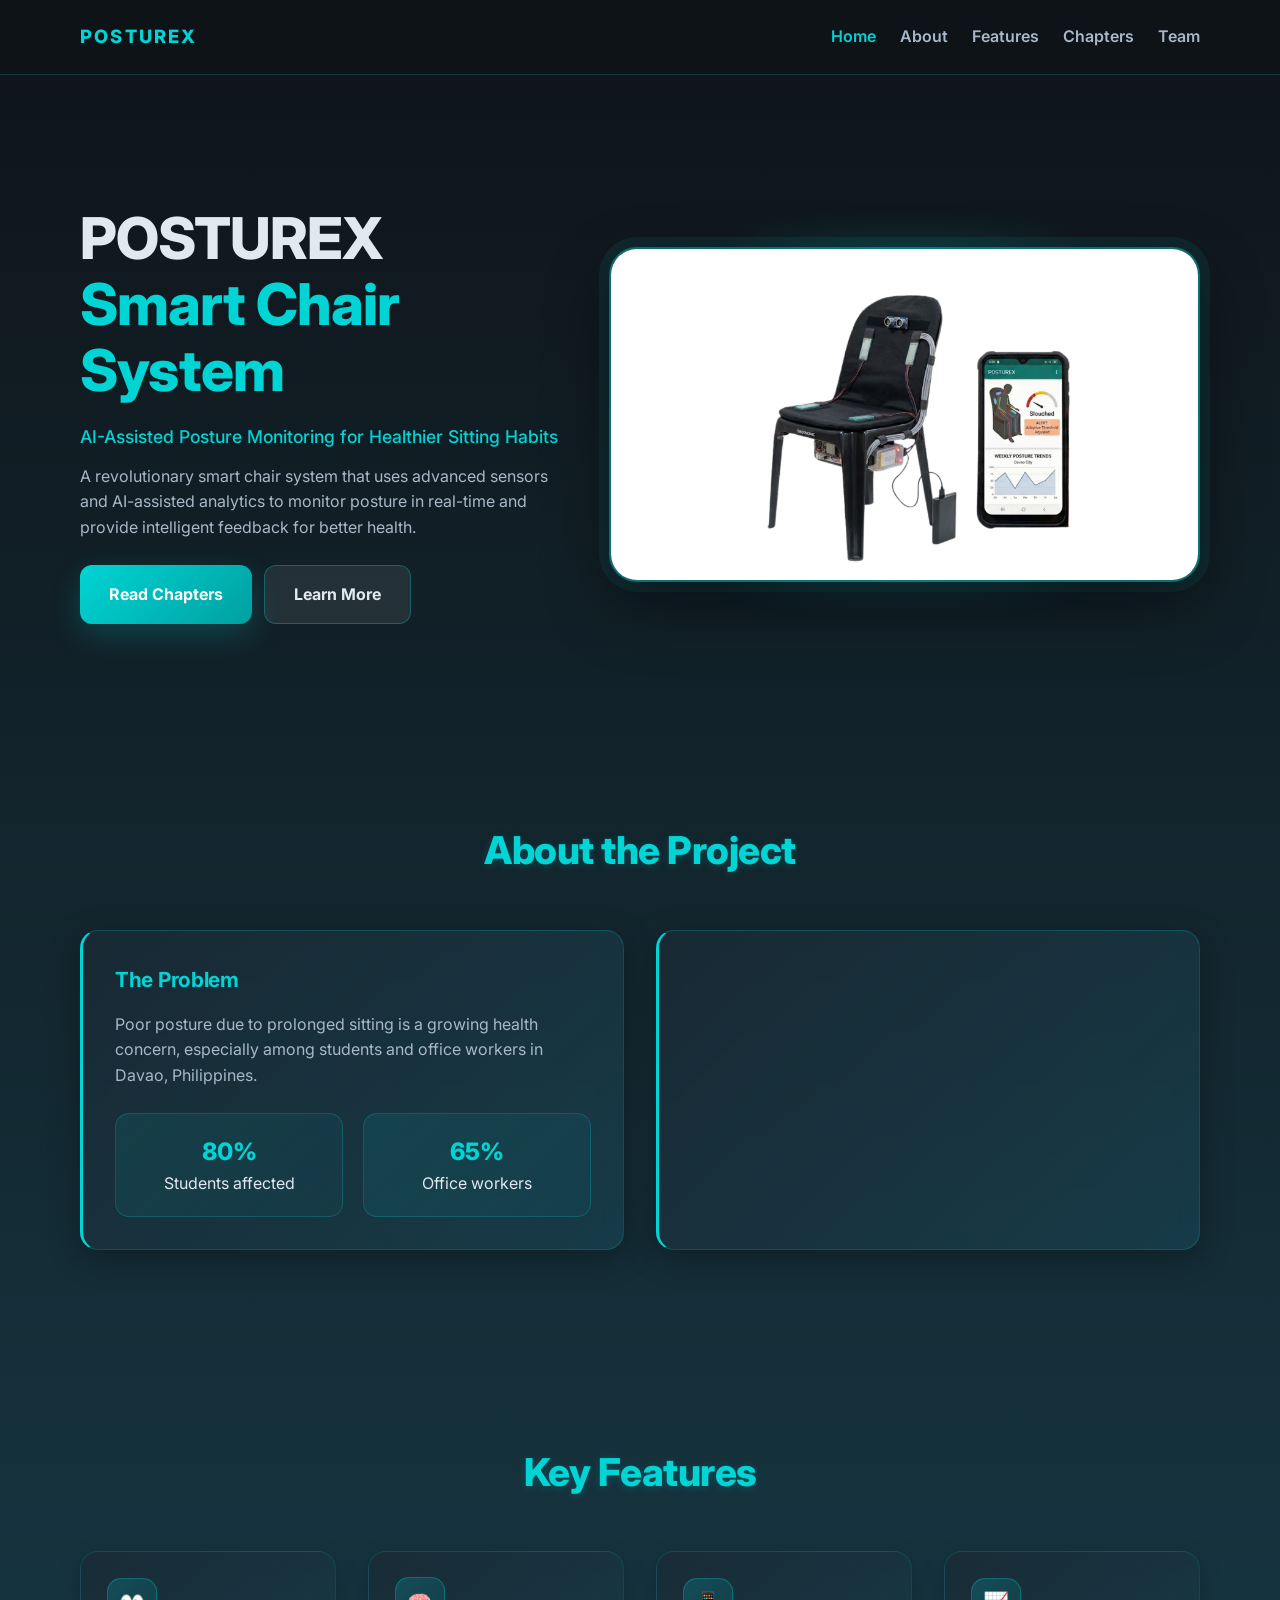
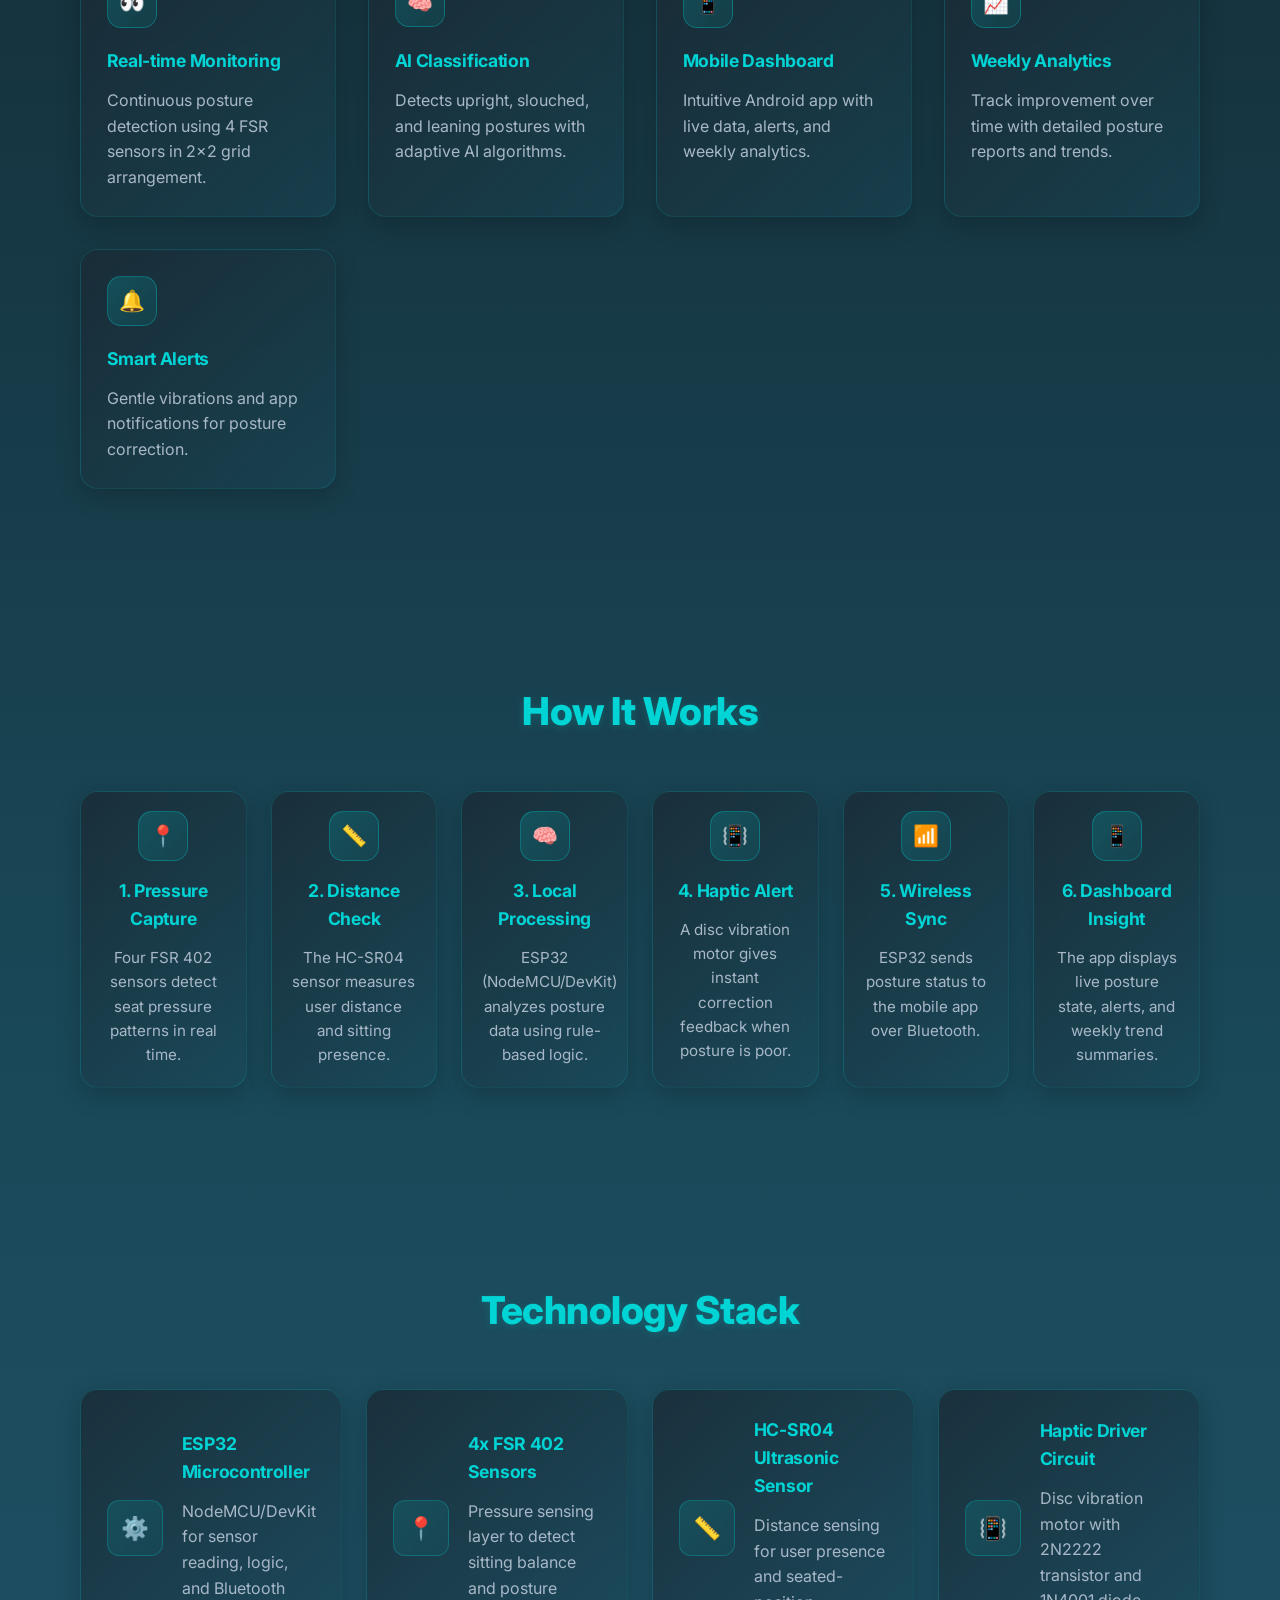
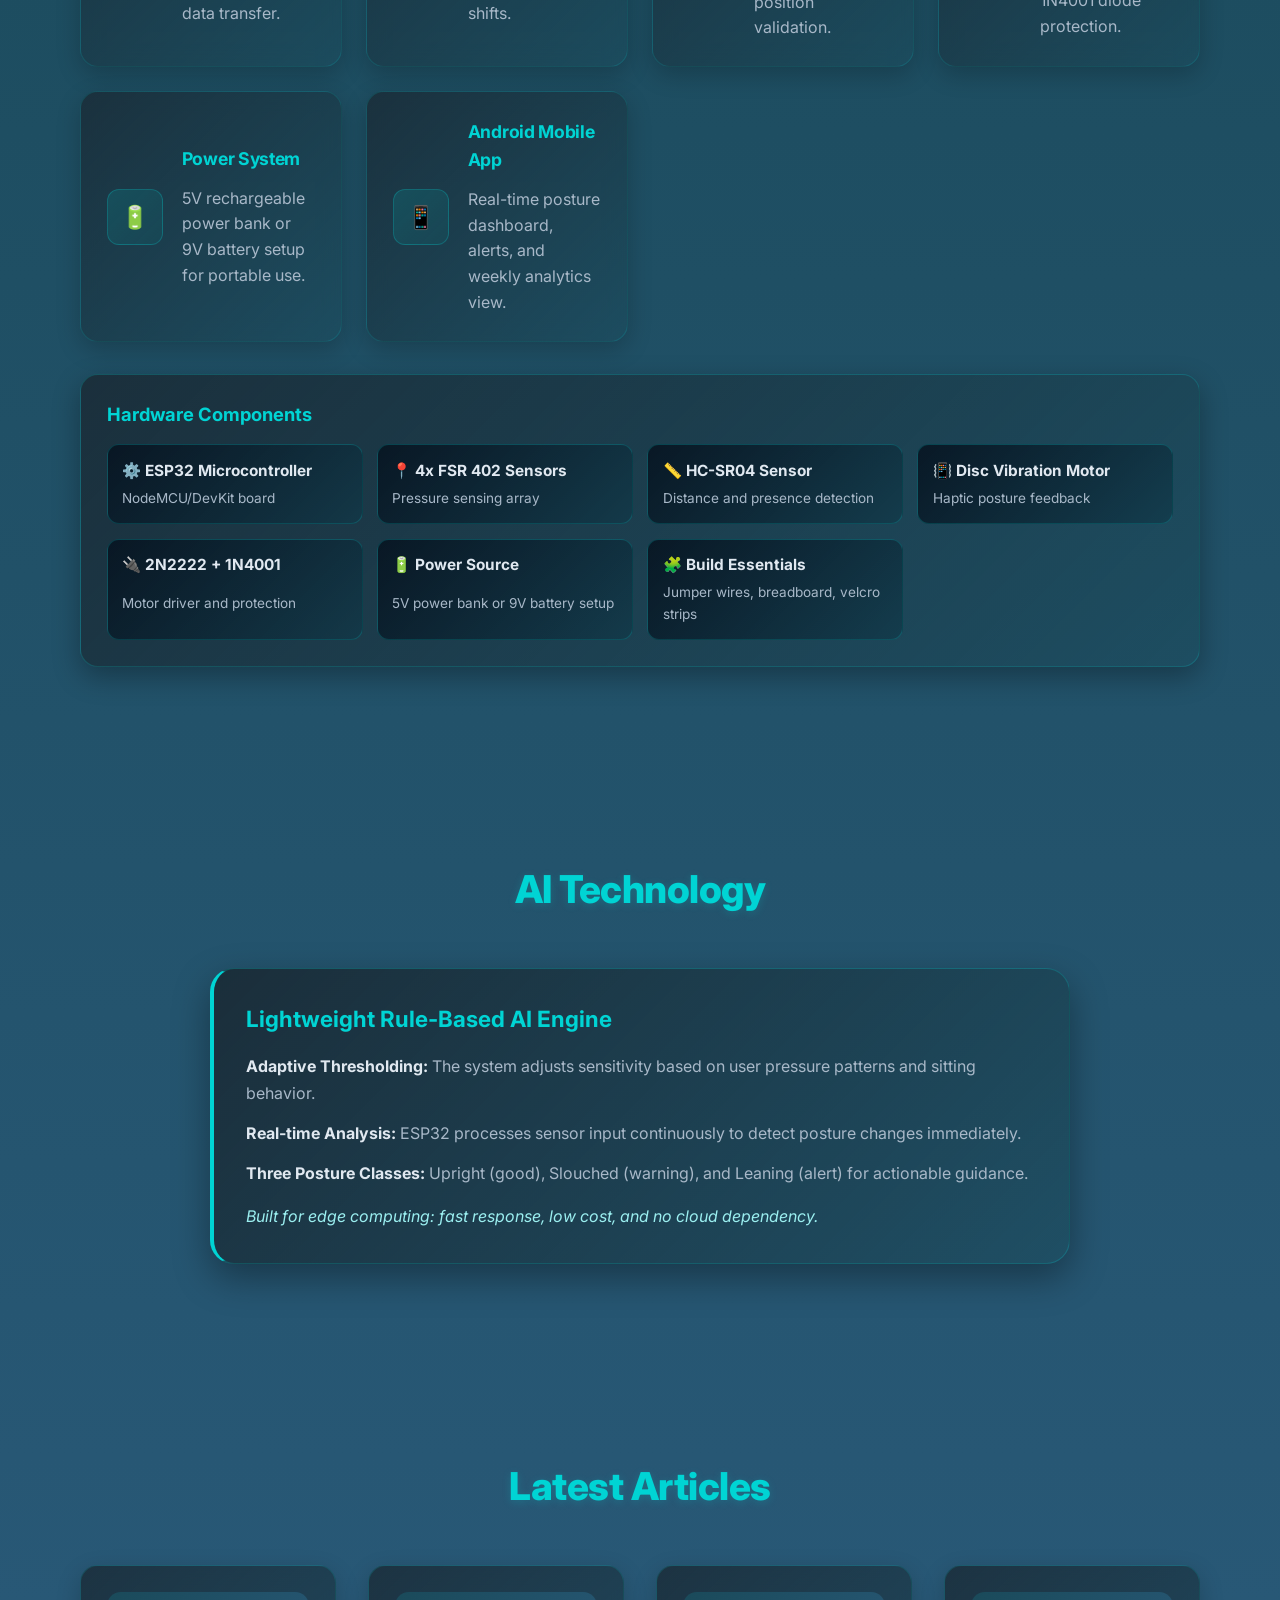
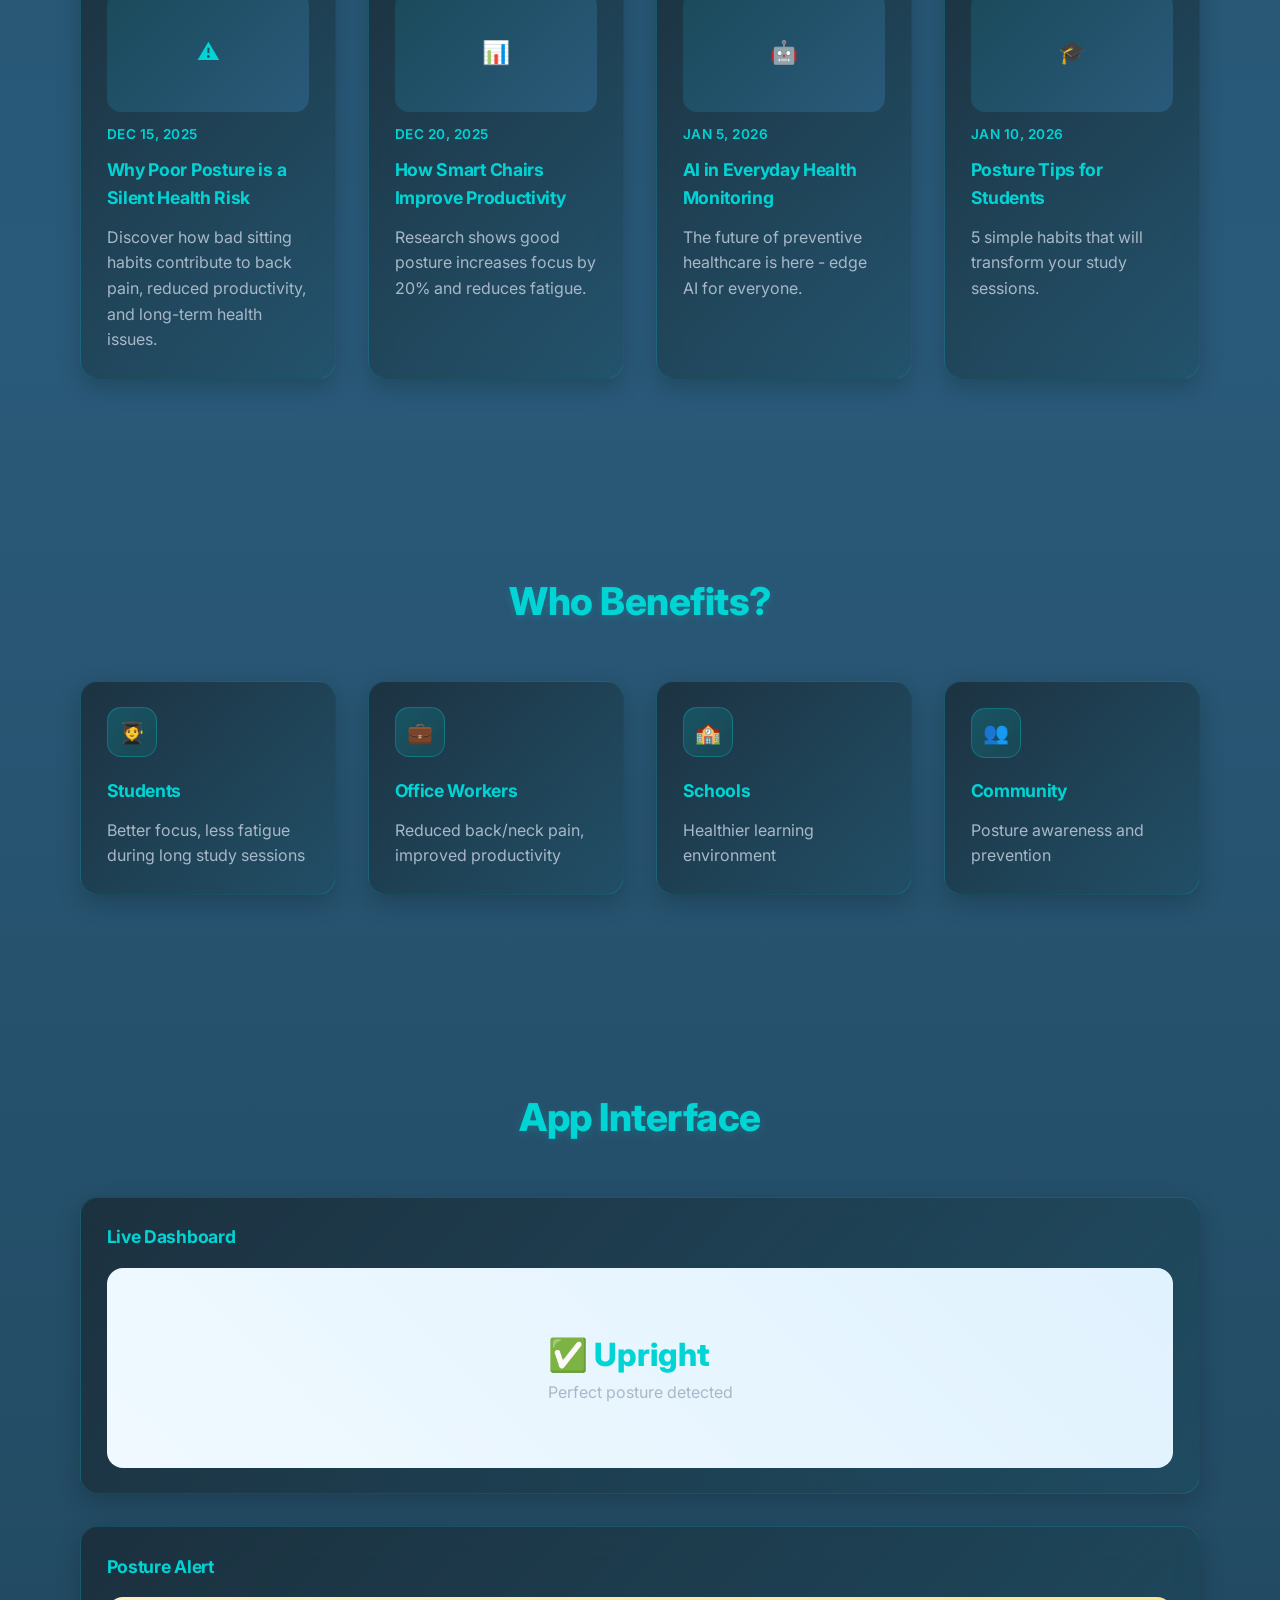
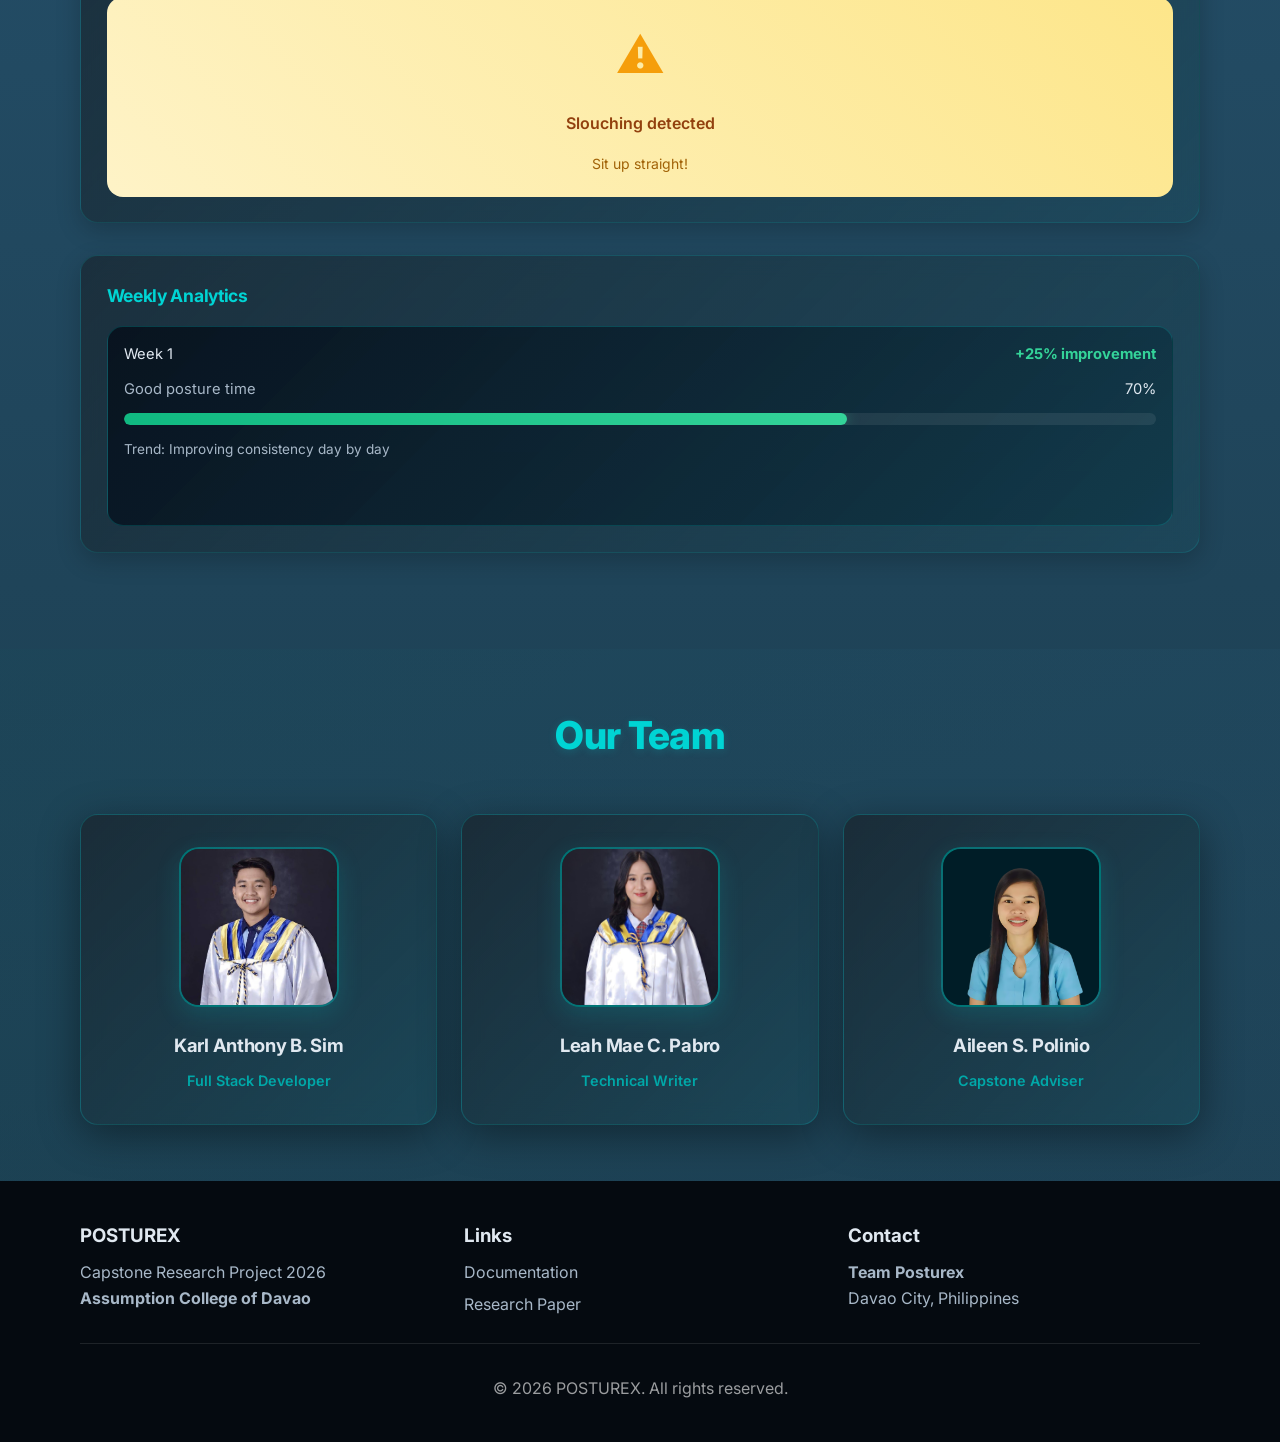
<file: index.html>
<!DOCTYPE html>
<html lang="en">
<head>
    <meta charset="UTF-8">
    <meta name="viewport" content="width=device-width, initial-scale=1.0">
    <title>POSTUREX - AI-Assisted Smart Chair System</title>
    <link href="https://fonts.googleapis.com/css2?family=Inter:wght@300;400;500;600;700;800&display=swap" rel="stylesheet">
    <link rel="stylesheet" href="https://cdnjs.cloudflare.com/ajax/libs/font-awesome/6.4.0/css/all.min.css">
    <link rel="stylesheet" href="assets/css/style.css">
</head>
<body>
    <!-- Header -->
    <header>
        <nav>
            <div class="logo">POSTUREX</div>
            <ul class="nav-links">
                <li><a href="#home">Home</a></li>
                <li><a href="#about">About</a></li>
                <li><a href="#features">Features</a></li>
                <li><a href="chapters.html">Chapters</a></li>
                <li><a href="#team">Team</a></li>
            </ul>
            <div class="hamburger">
                <span></span>
                <span></span>
                <span></span>
            </div>
        </nav>
    </header>

    <!-- Hero Section -->
    <section id="home" class="hero">
        <div class="hero-content">
            <div class="hero-text">
                <h1>POSTUREX<br><span>Smart Chair System</span></h1>
                <p style="font-size: 1.1rem; font-weight: 500; color: var(--accent); margin-bottom: 0.8rem;">AI-Assisted Posture Monitoring for Healthier Sitting Habits</p>
                <p>A revolutionary smart chair system that uses advanced sensors and AI-assisted analytics to monitor posture in real-time and provide intelligent feedback for better health.</p>
                <div class="cta-buttons">
                    <a href="chapters.html" class="btn btn-primary">Read Chapters</a>
                    <a href="#features" class="btn btn-secondary">Learn More</a>
                </div>
            </div>
            <div class="hero-illustration">
                <img class="hero-photo" src="assets/images/hero/posturex-prototype.png" alt="POSTUREX smart chair prototype with mobile app preview">
            </div>
        </div>
    </section>

    <!-- About Section -->
    <section id="about" class="about">
        <div class="container">
            <h2 class="section-title">About the Project</h2>
            <div class="about-content">
                <div>
                    <h3>The Problem</h3>
                    <p>Poor posture due to prolonged sitting is a growing health concern, especially among students and office workers in Davao, Philippines.</p>
                    <div class="stats">
                        <div class="stat">
                            <div class="stat-number">80%</div>
                            <div>Students affected</div>
                        </div>
                        <div class="stat">
                            <div class="stat-number">65%</div>
                            <div>Office workers</div>
                        </div>
                    </div>
                </div>
                <div>

        </div>
    </section>

    <!-- Features Section -->
    <section id="features" class="features">
        <div class="container">
            <h2 class="section-title">Key Features</h2>
            <div class="features-grid">
                <div class="feature-card">
                    <div class="feature-icon">
                        <span aria-hidden="true">👀</span>
                    </div>
                    <h3>Real-time Monitoring</h3>
                    <p>Continuous posture detection using 4 FSR sensors in 2x2 grid arrangement.</p>
                </div>
                <div class="feature-card">
                    <div class="feature-icon">
                        <span aria-hidden="true">🧠</span>
                    </div>
                    <h3>AI Classification</h3>
                    <p>Detects upright, slouched, and leaning postures with adaptive AI algorithms.</p>
                </div>
                <div class="feature-card">
                    <div class="feature-icon">
                        <span aria-hidden="true">📱</span>
                    </div>
                    <h3>Mobile Dashboard</h3>
                    <p>Intuitive Android app with live data, alerts, and weekly analytics.</p>
                </div>
                <div class="feature-card">
                    <div class="feature-icon">
                        <span aria-hidden="true">📈</span>
                    </div>
                    <h3>Weekly Analytics</h3>
                    <p>Track improvement over time with detailed posture reports and trends.</p>
                </div>
                <div class="feature-card">
                    <div class="feature-icon">
                        <span aria-hidden="true">🔔</span>
                    </div>
                    <h3>Smart Alerts</h3>
                    <p>Gentle vibrations and app notifications for posture correction.</p>
                </div>
            </div>
        </div>
    </section>

    <!-- How It Works -->
    <section class="process">
        <div class="container">
            <h2 class="section-title">How It Works</h2>
            <div class="process-steps">
                <div class="process-step">
                    <div class="feature-icon">
                        <span aria-hidden="true">📍</span>
                    </div>
                    <h4>1. Pressure Capture</h4>
                    <p>Four FSR 402 sensors detect seat pressure patterns in real time.</p>
                </div>
                <div class="process-step">
                    <div class="feature-icon">
                        <span aria-hidden="true">📏</span>
                    </div>
                    <h4>2. Distance Check</h4>
                    <p>The HC-SR04 sensor measures user distance and sitting presence.</p>
                </div>
                <div class="process-step">
                    <div class="feature-icon">
                        <span aria-hidden="true">🧠</span>
                    </div>
                    <h4>3. Local Processing</h4>
                    <p>ESP32 (NodeMCU/DevKit) analyzes posture data using rule-based logic.</p>
                </div>
                <div class="process-step">
                    <div class="feature-icon">
                        <span aria-hidden="true">📳</span>
                    </div>
                    <h4>4. Haptic Alert</h4>
                    <p>A disc vibration motor gives instant correction feedback when posture is poor.</p>
                </div>
                <div class="process-step">
                    <div class="feature-icon">
                        <span aria-hidden="true">📶</span>
                    </div>
                    <h4>5. Wireless Sync</h4>
                    <p>ESP32 sends posture status to the mobile app over Bluetooth.</p>
                </div>
                <div class="process-step">
                    <div class="feature-icon">
                        <span aria-hidden="true">📱</span>
                    </div>
                    <h4>6. Dashboard Insight</h4>
                    <p>The app displays live posture state, alerts, and weekly trend summaries.</p>
                </div>
            </div>
        </div>
    </section>

    <!-- Technology Stack -->
    <section id="tech" class="tech-stack">
        <div class="container">
            <h2 class="section-title">Technology Stack</h2>
            <div class="tech-grid">
                <div class="tech-item">
                    <div class="tech-icon">
                        <span aria-hidden="true">⚙️</span>
                    </div>
                    <div>
                        <h4>ESP32 Microcontroller</h4>
                        <p>NodeMCU/DevKit for sensor reading, logic, and Bluetooth data transfer.</p>
                    </div>
                </div>
                <div class="tech-item">
                    <div class="tech-icon">
                        <span aria-hidden="true">📍</span>
                    </div>
                    <div>
                        <h4>4x FSR 402 Sensors</h4>
                        <p>Pressure sensing layer to detect sitting balance and posture shifts.</p>
                    </div>
                </div>
                <div class="tech-item">
                    <div class="tech-icon">
                        <span aria-hidden="true">📏</span>
                    </div>
                    <div>
                        <h4>HC-SR04 Ultrasonic Sensor</h4>
                        <p>Distance sensing for user presence and seated-position validation.</p>
                    </div>
                </div>
                <div class="tech-item">
                    <div class="tech-icon">
                        <span aria-hidden="true">📳</span>
                    </div>
                    <div>
                        <h4>Haptic Driver Circuit</h4>
                        <p>Disc vibration motor with 2N2222 transistor and 1N4001 diode protection.</p>
                    </div>
                </div>
                <div class="tech-item">
                    <div class="tech-icon">
                        <span aria-hidden="true">🔋</span>
                    </div>
                    <div>
                        <h4>Power System</h4>
                        <p>5V rechargeable power bank or 9V battery setup for portable use.</p>
                    </div>
                </div>
                <div class="tech-item">
                    <div class="tech-icon">
                        <span aria-hidden="true">📱</span>
                    </div>
                    <div>
                        <h4>Android Mobile App</h4>
                        <p>Real-time posture dashboard, alerts, and weekly analytics view.</p>
                    </div>
                </div>
            </div>
            <div class="component-panel">
                <h3>Hardware Components</h3>
                <ul class="component-list">
                    <li><strong>⚙️ ESP32 Microcontroller</strong><span>NodeMCU/DevKit board</span></li>
                    <li><strong>📍 4x FSR 402 Sensors</strong><span>Pressure sensing array</span></li>
                    <li><strong>📏 HC-SR04 Sensor</strong><span>Distance and presence detection</span></li>
                    <li><strong>📳 Disc Vibration Motor</strong><span>Haptic posture feedback</span></li>
                    <li><strong>🔌 2N2222 + 1N4001</strong><span>Motor driver and protection</span></li>
                    <li><strong>🔋 Power Source</strong><span>5V power bank or 9V battery setup</span></li>
                    <li><strong>🧩 Build Essentials</strong><span>Jumper wires, breadboard, velcro strips</span></li>
                </ul>
            </div>
        </div>
    </section>

    <!-- AI Concept -->
    <section class="ai-concept">
        <div class="container">
            <h2 class="section-title">AI Technology</h2>
            <div class="ai-panel-wrap">
                <div class="ai-panel">
                    <h3>Lightweight Rule-Based AI Engine</h3>
                    <p><strong>Adaptive Thresholding:</strong> The system adjusts sensitivity based on user pressure patterns and sitting behavior.</p>
                    <p><strong>Real-time Analysis:</strong> ESP32 processes sensor input continuously to detect posture changes immediately.</p>
                    <p><strong>Three Posture Classes:</strong> Upright (good), Slouched (warning), and Leaning (alert) for actionable guidance.</p>
                    <p class="ai-note"><em>Built for edge computing: fast response, low cost, and no cloud dependency.</em></p>
                </div>
            </div>
        </div>
    </section>

    <!-- Blog Section -->
    <section id="blog" class="blog">
        <div class="container">
            <h2 class="section-title">Latest Articles</h2>
            <div class="blog-grid">
                <article class="blog-card">
                    <div class="blog-image">
                        <span aria-hidden="true">⚠️</span>
                    </div>
                    <div class="blog-content">
                        <div class="blog-date">Dec 15, 2025</div>
                        <h3>Why Poor Posture is a Silent Health Risk</h3>
                        <p>Discover how bad sitting habits contribute to back pain, reduced productivity, and long-term health issues.</p>
                    </div>
                </article>
                <article class="blog-card">
                    <div class="blog-image">
                        <span aria-hidden="true">📊</span>
                    </div>
                    <div class="blog-content">
                        <div class="blog-date">Dec 20, 2025</div>
                        <h3>How Smart Chairs Improve Productivity</h3>
                        <p>Research shows good posture increases focus by 20% and reduces fatigue.</p>
                    </div>
                </article>
                <article class="blog-card">
                    <div class="blog-image">
                        <span aria-hidden="true">🤖</span>
                    </div>
                    <div class="blog-content">
                        <div class="blog-date">Jan 5, 2026</div>
                        <h3>AI in Everyday Health Monitoring</h3>
                        <p>The future of preventive healthcare is here - edge AI for everyone.</p>
                    </div>
                </article>
                <article class="blog-card">
                    <div class="blog-image">
                        <span aria-hidden="true">🎓</span>
                    </div>
                    <div class="blog-content">
                        <div class="blog-date">Jan 10, 2026</div>
                        <h3>Posture Tips for Students</h3>
                        <p>5 simple habits that will transform your study sessions.</p>
                    </div>
                </article>
            </div>
        </div>
    </section>

    <!-- Benefits Section -->
    <section class="benefits">
        <div class="container">
            <h2 class="section-title">Who Benefits?</h2>
            <div class="benefits-grid">
                <div class="feature-card">
                    <div class="feature-icon">
                        <span aria-hidden="true">🧑‍🎓</span>
                    </div>
                    <h3>Students</h3>
                    <p>Better focus, less fatigue during long study sessions</p>
                </div>
                <div class="feature-card">
                    <div class="feature-icon">
                        <span aria-hidden="true">💼</span>
                    </div>
                    <h3>Office Workers</h3>
                    <p>Reduced back/neck pain, improved productivity</p>
                </div>
                <div class="feature-card">
                    <div class="feature-icon">
                        <span aria-hidden="true">🏫</span>
                    </div>
                    <h3>Schools</h3>
                    <p>Healthier learning environment</p>
                </div>
                <div class="feature-card">
                    <div class="feature-icon">
                        <span aria-hidden="true">👥</span>
                    </div>
                    <h3>Community</h3>
                    <p>Posture awareness and prevention</p>
                </div>
            </div>
        </div>
    </section>

    <!-- UI Preview -->
    <section class="ui-preview">
        <div class="container">
            <h2 class="section-title">App Interface</h2>
            <div class="ui-screens">
                <div class="ui-screen">
                    <h4>Live Dashboard</h4>
                    <div style="height: 200px; background: linear-gradient(45deg, #f0f9ff, #e0f2fe); border-radius: 16px; display: flex; align-items: center; justify-content: center; margin-top: 1rem;">
                        <div>
                            <div style="font-size: 2rem; font-weight: 800; color: var(--accent);">✅ Upright</div>
                            <div style="color: var(--text-secondary);">Perfect posture detected</div>
                        </div>
                    </div>
                </div>
                <div class="ui-screen">
                    <h4>Posture Alert</h4>
                    <div style="height: 200px; background: linear-gradient(45deg, #fef3c7, #fde68a); border-radius: 16px; display: flex; flex-direction: column; align-items: center; justify-content: center; gap: 1rem; margin-top: 1rem;">
                        <div style="font-size: 3rem; color: #f59e0b;">⚠️</div>
                        <div style="font-weight: 600; color: #92400e;">Slouching detected</div>
                        <div style="font-size: 0.875rem; color: #a16207;">Sit up straight!</div>
                    </div>
                </div>
                <div class="ui-screen">
                    <h4>Weekly Analytics</h4>
                    <div class="weekly-card">
                        <div class="weekly-head">
                            <span>Week 1</span>
                            <span class="weekly-improve">+25% improvement</span>
                        </div>
                        <div class="weekly-metric">
                            <span>Good posture time</span>
                            <span>70%</span>
                        </div>
                        <div class="weekly-bar">
                            <div class="weekly-bar-fill"></div>
                        </div>
                        <div class="weekly-foot">Trend: Improving consistency day by day</div>
                    </div>
                </div>
            </div>
        </div>
    </section>

    <!-- Team Section -->
    <section id="team" class="team">
        <div class="container">
            <h2 class="section-title">Our Team</h2>
            <div class="team-grid">
                <div class="team-card">
                    <div class="team-image">
                        <img src="assets/images/team/Karl Anthony B. Sim.jpg" alt="Karl Anthony B. Sim">
                    </div>
                    <h3>Karl Anthony B. Sim</h3>
                    <p class="team-role">Full Stack Developer</p>
                </div>
                <div class="team-card">
                    <div class="team-image">
                        <img src="assets/images/team/Leah Mae C. Pabro.jpg" alt="Leah Mae C. Pabro">
                    </div>
                    <h3>Leah Mae C. Pabro</h3>
                    <p class="team-role">Technical Writer</p>
                </div>
                <div class="team-card">
                    <div class="team-image">
                        <img src="assets/images/team/aileen.png" alt="Aileen Polinio">
                    </div>
                    <h3>Aileen S. Polinio</h3>
                    <p class="team-role">Capstone Adviser</p>
                </div>
            </div>
        </div>
    </section>

    <!-- Footer -->
    <footer>
        <div class="container">
            <div class="footer-content">
                <div class="footer-section">
                    <h3>POSTUREX</h3>
                    <p>Capstone Research Project 2026</p>
                    <p><strong>Assumption College of Davao</strong></p>
                </div>
                <div class="footer-section">
                    <h3>Links</h3>
                    <ul class="footer-links">
                        <li><a href="#">Documentation</a></li>
                        <li><a href="#">Research Paper</a></li>
                    </ul>
                </div>
                <div class="footer-section">
                    <h3>Contact</h3>
                    <p><strong>Team Posturex</strong></p>
                    <p>Davao City, Philippines</p>
                </div>
            </div>
            <div style="text-align: center; padding-top: 2rem; color: rgba(255,255,255,0.6); border-top: 1px solid rgba(255,255,255,0.1);">
                © 2026 POSTUREX. All rights reserved.
            </div>
        </div>
    </footer>

    <div class="image-modal" id="imageModal" aria-hidden="true">
        <div class="image-modal__content" role="dialog" aria-modal="true" aria-label="Image preview">
            <button class="image-modal__close" id="imageModalClose" type="button" aria-label="Close image preview">&times;</button>
            <img id="imageModalImg" alt="">
            <div class="image-modal__caption" id="imageModalCaption"></div>
        </div>
    </div>

    <script src="assets/js/script.js"></script>
</body>
</html>
</file>
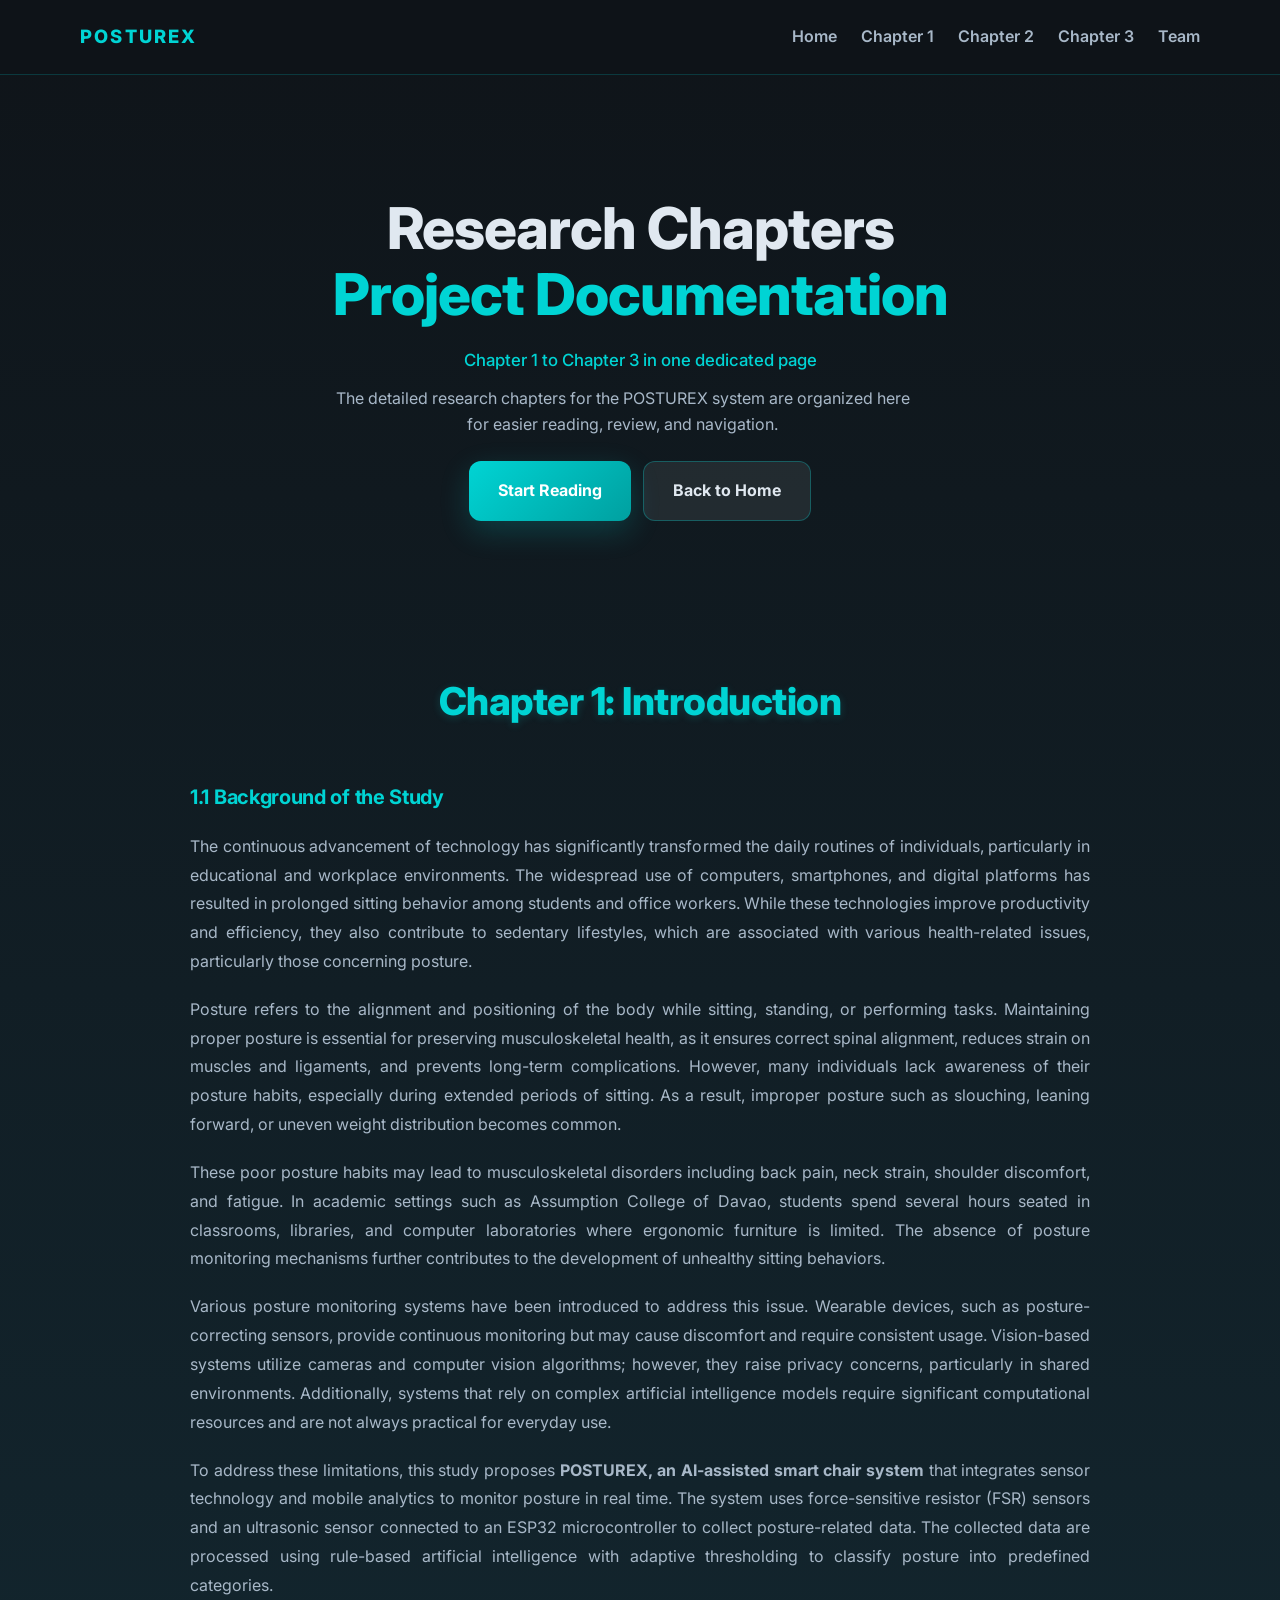
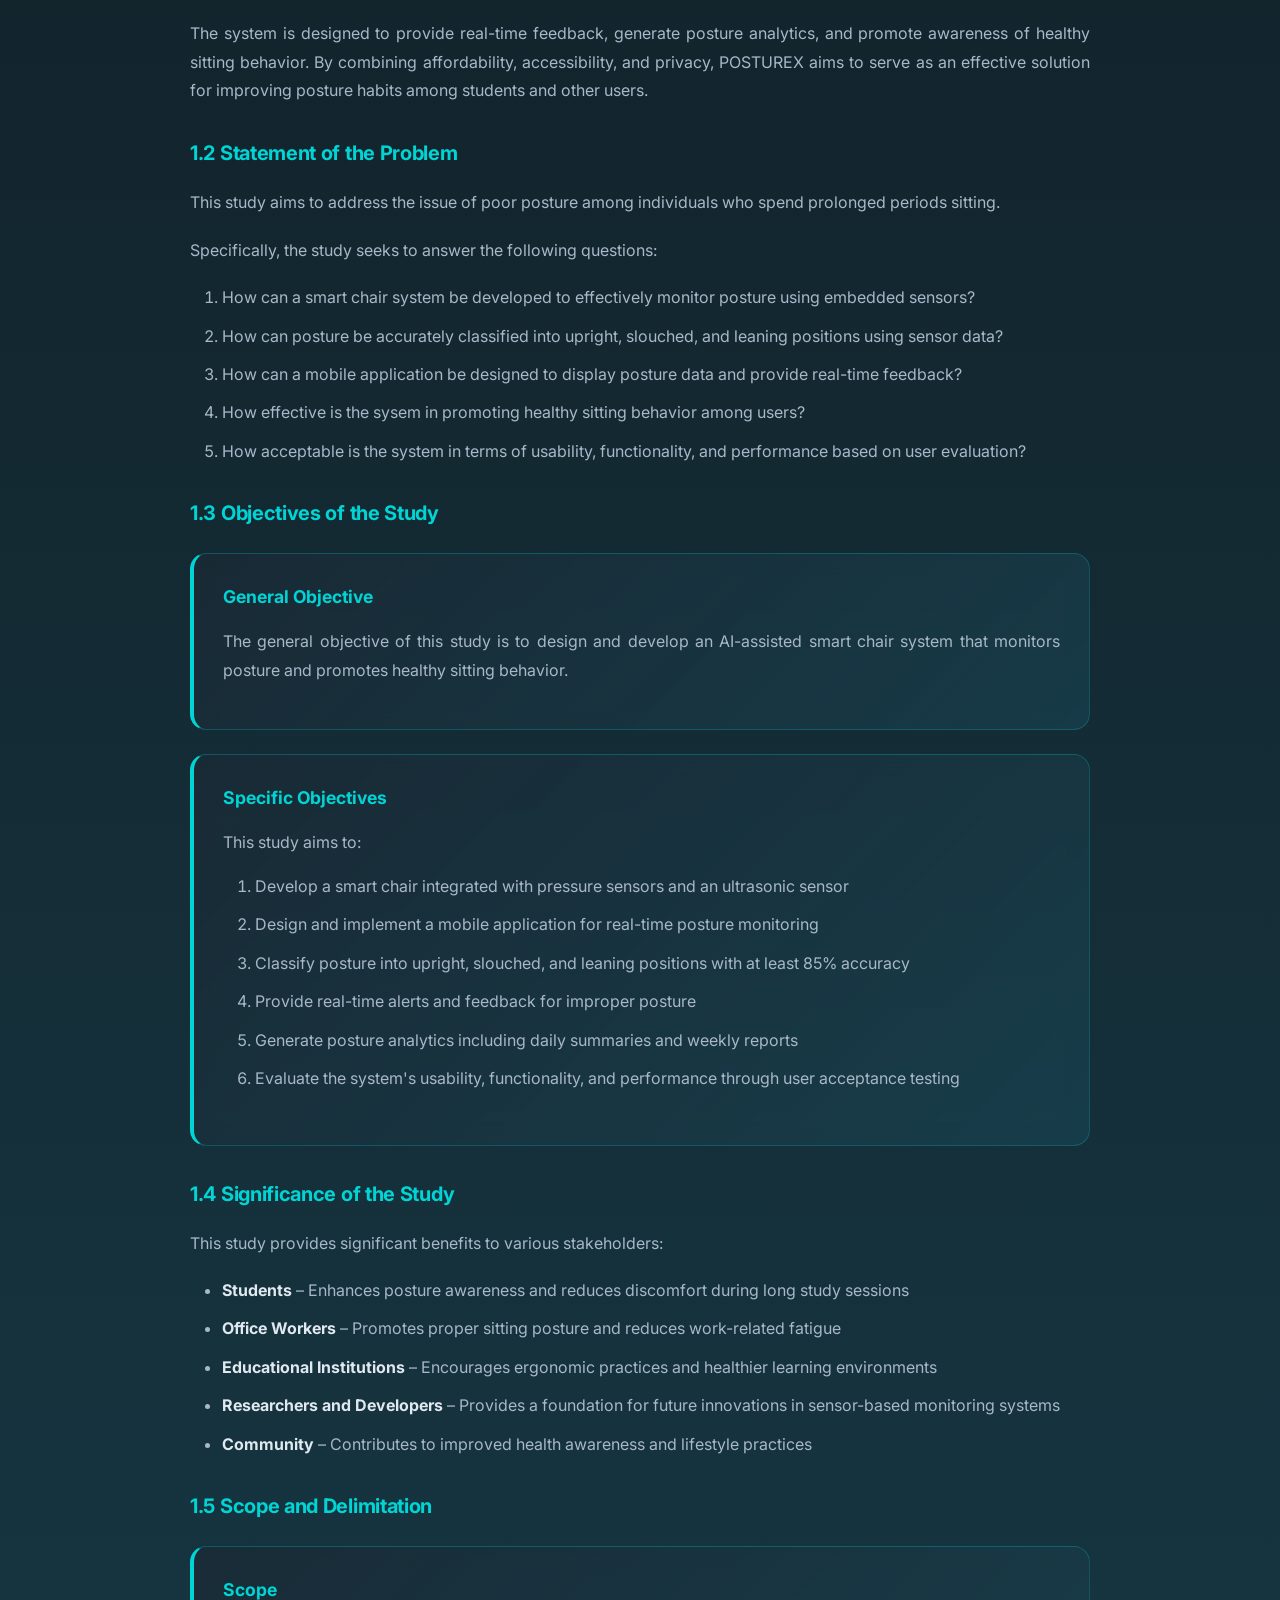
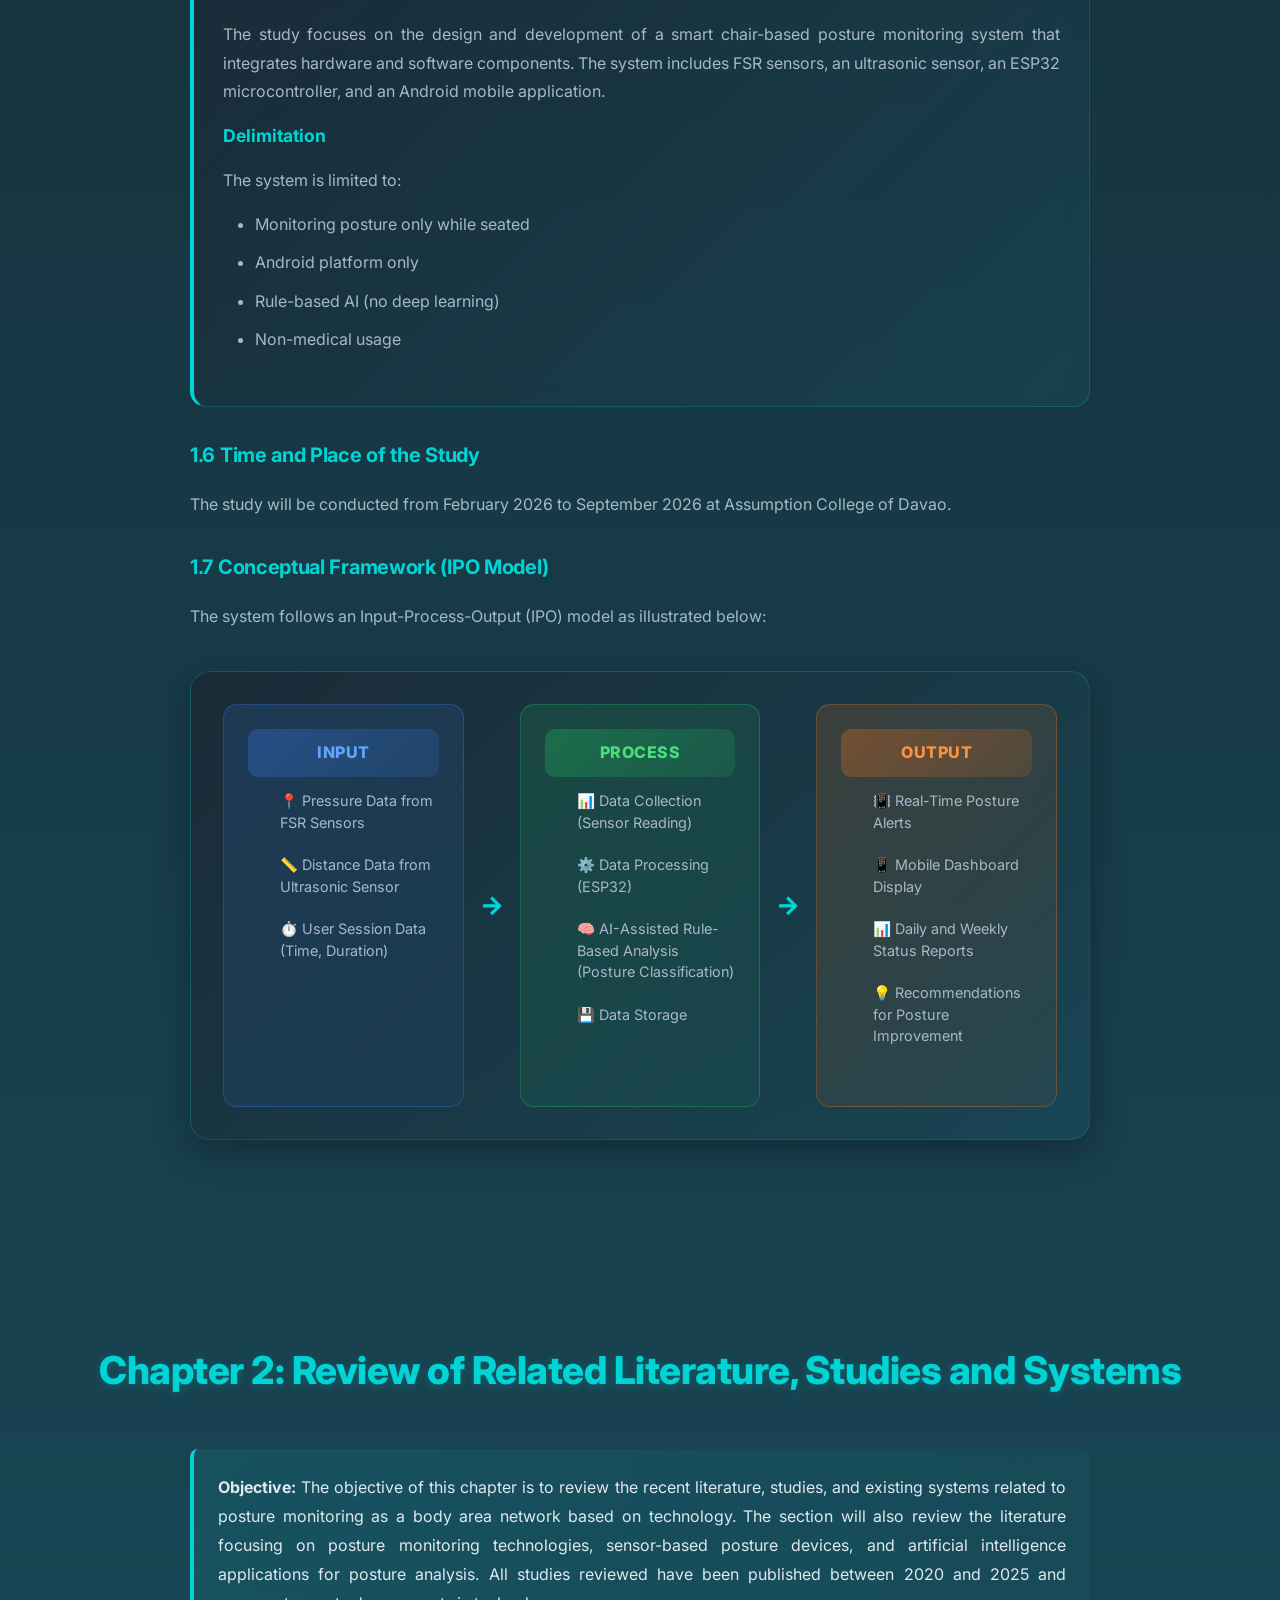
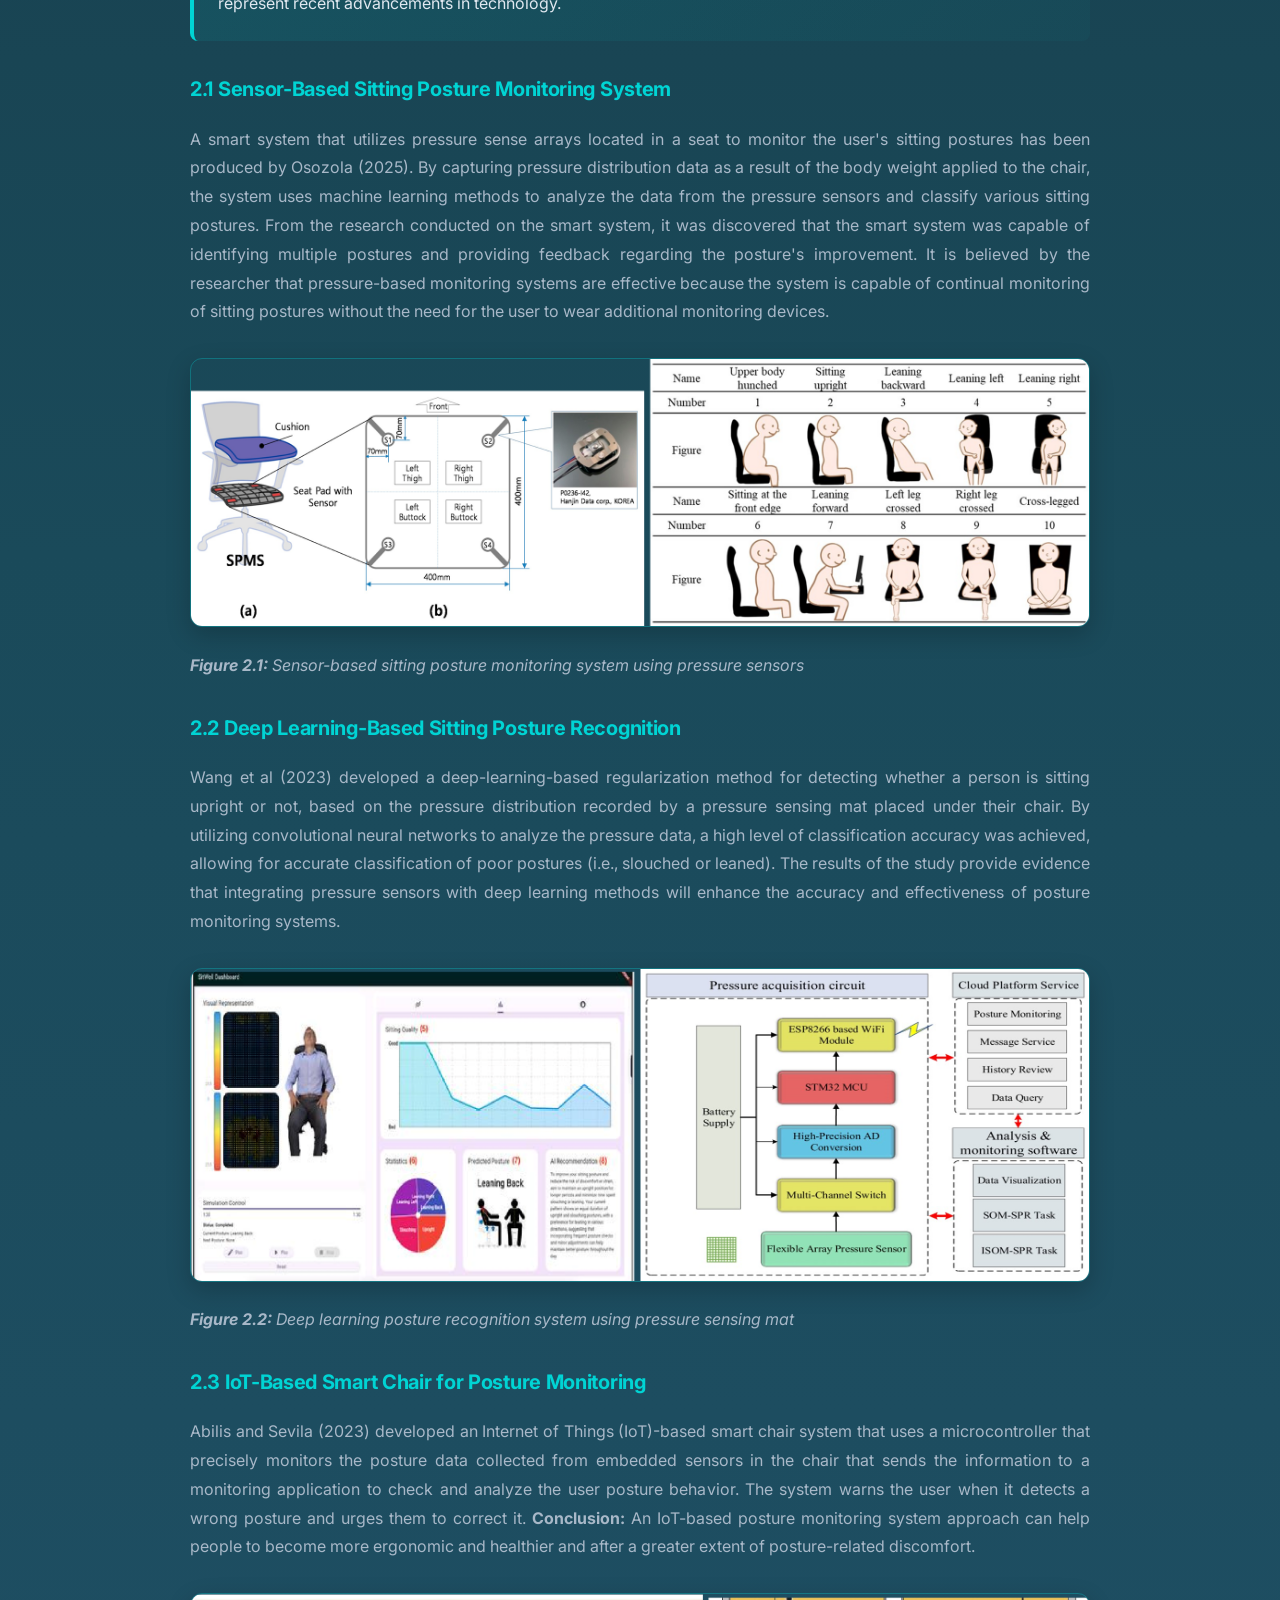
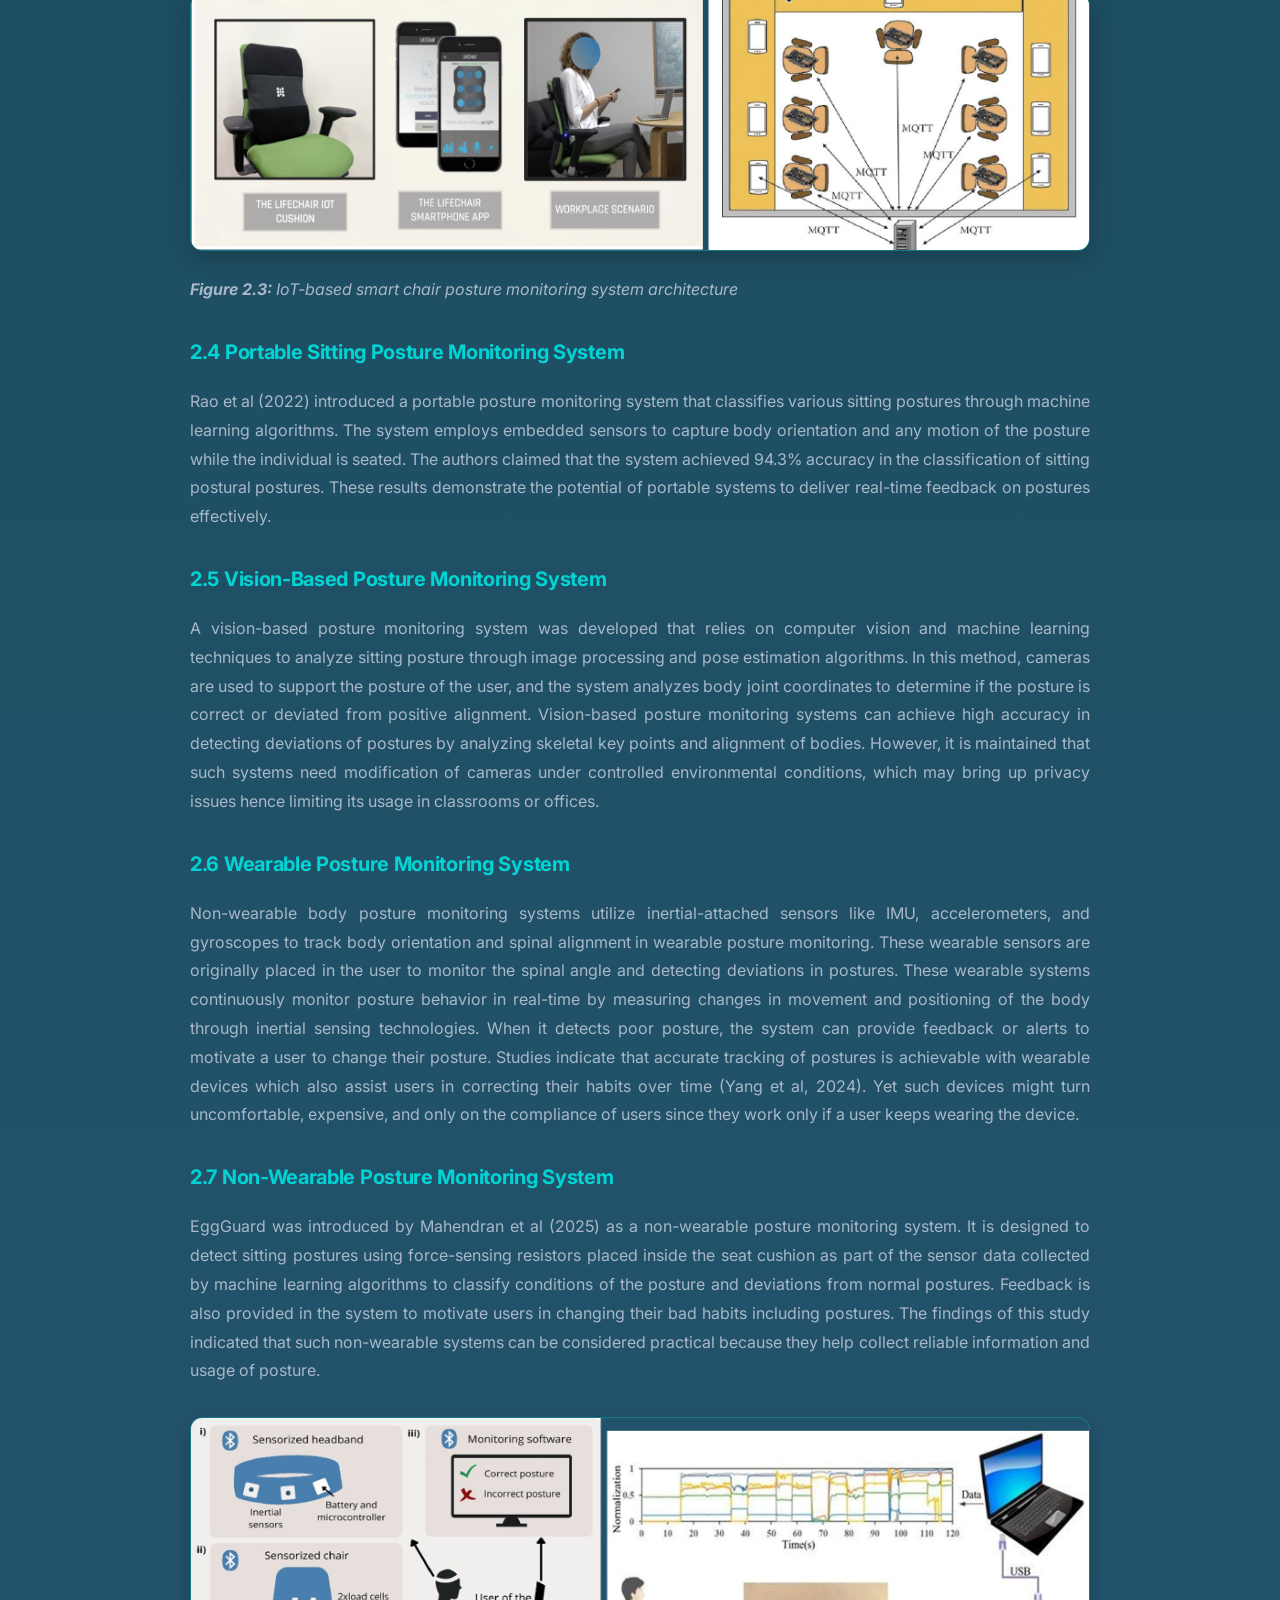
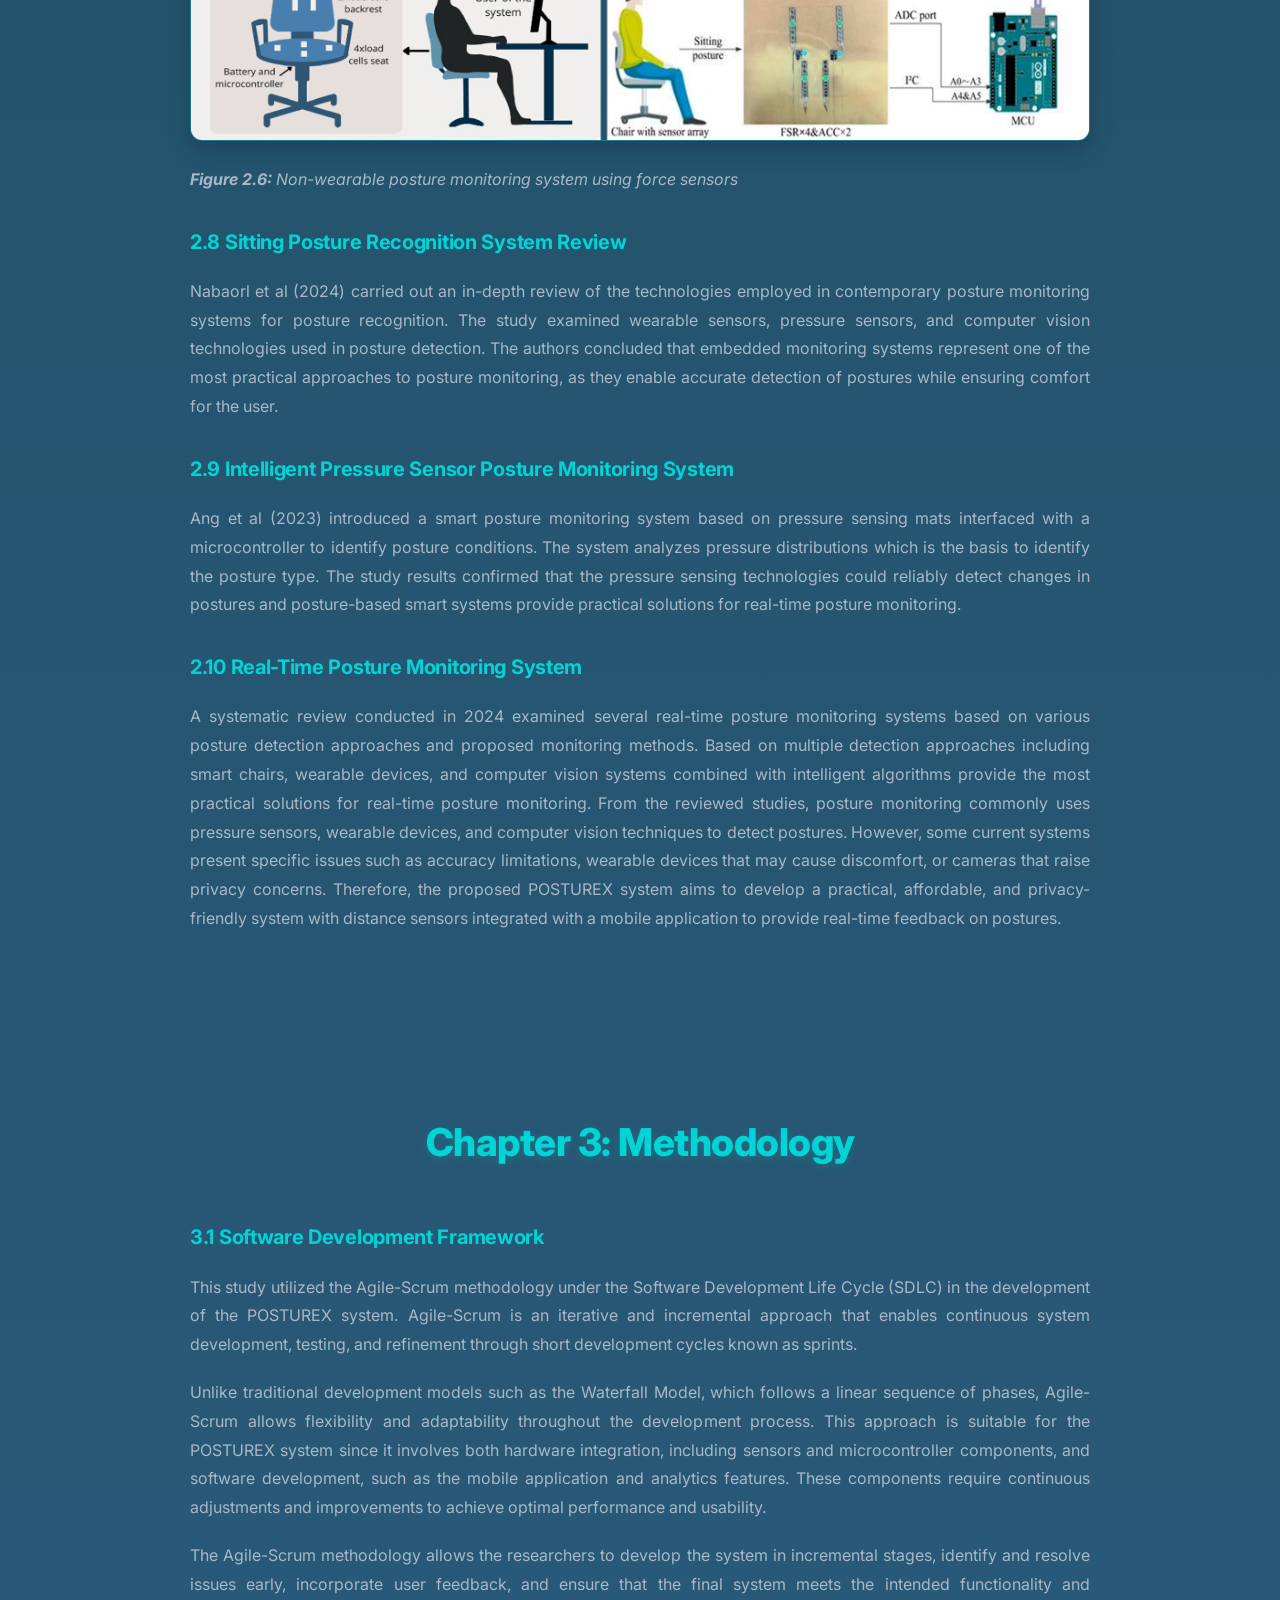
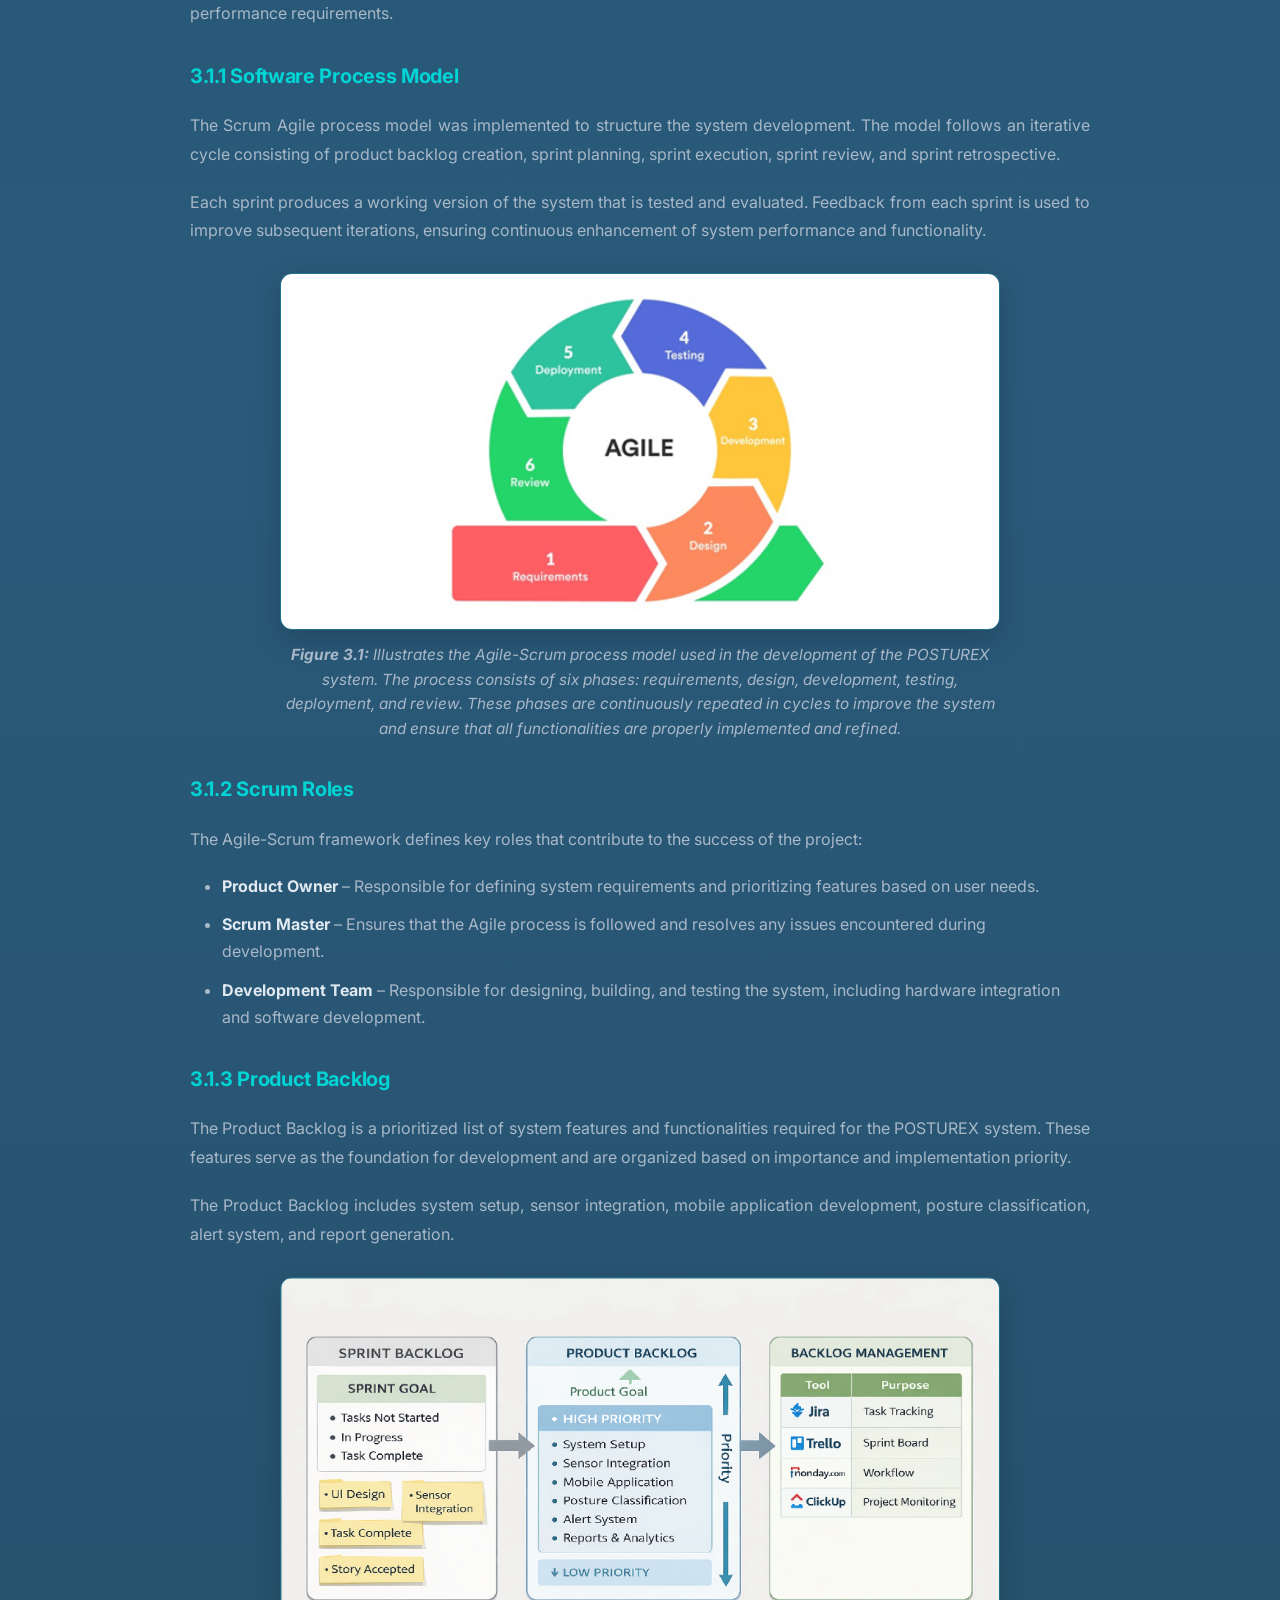
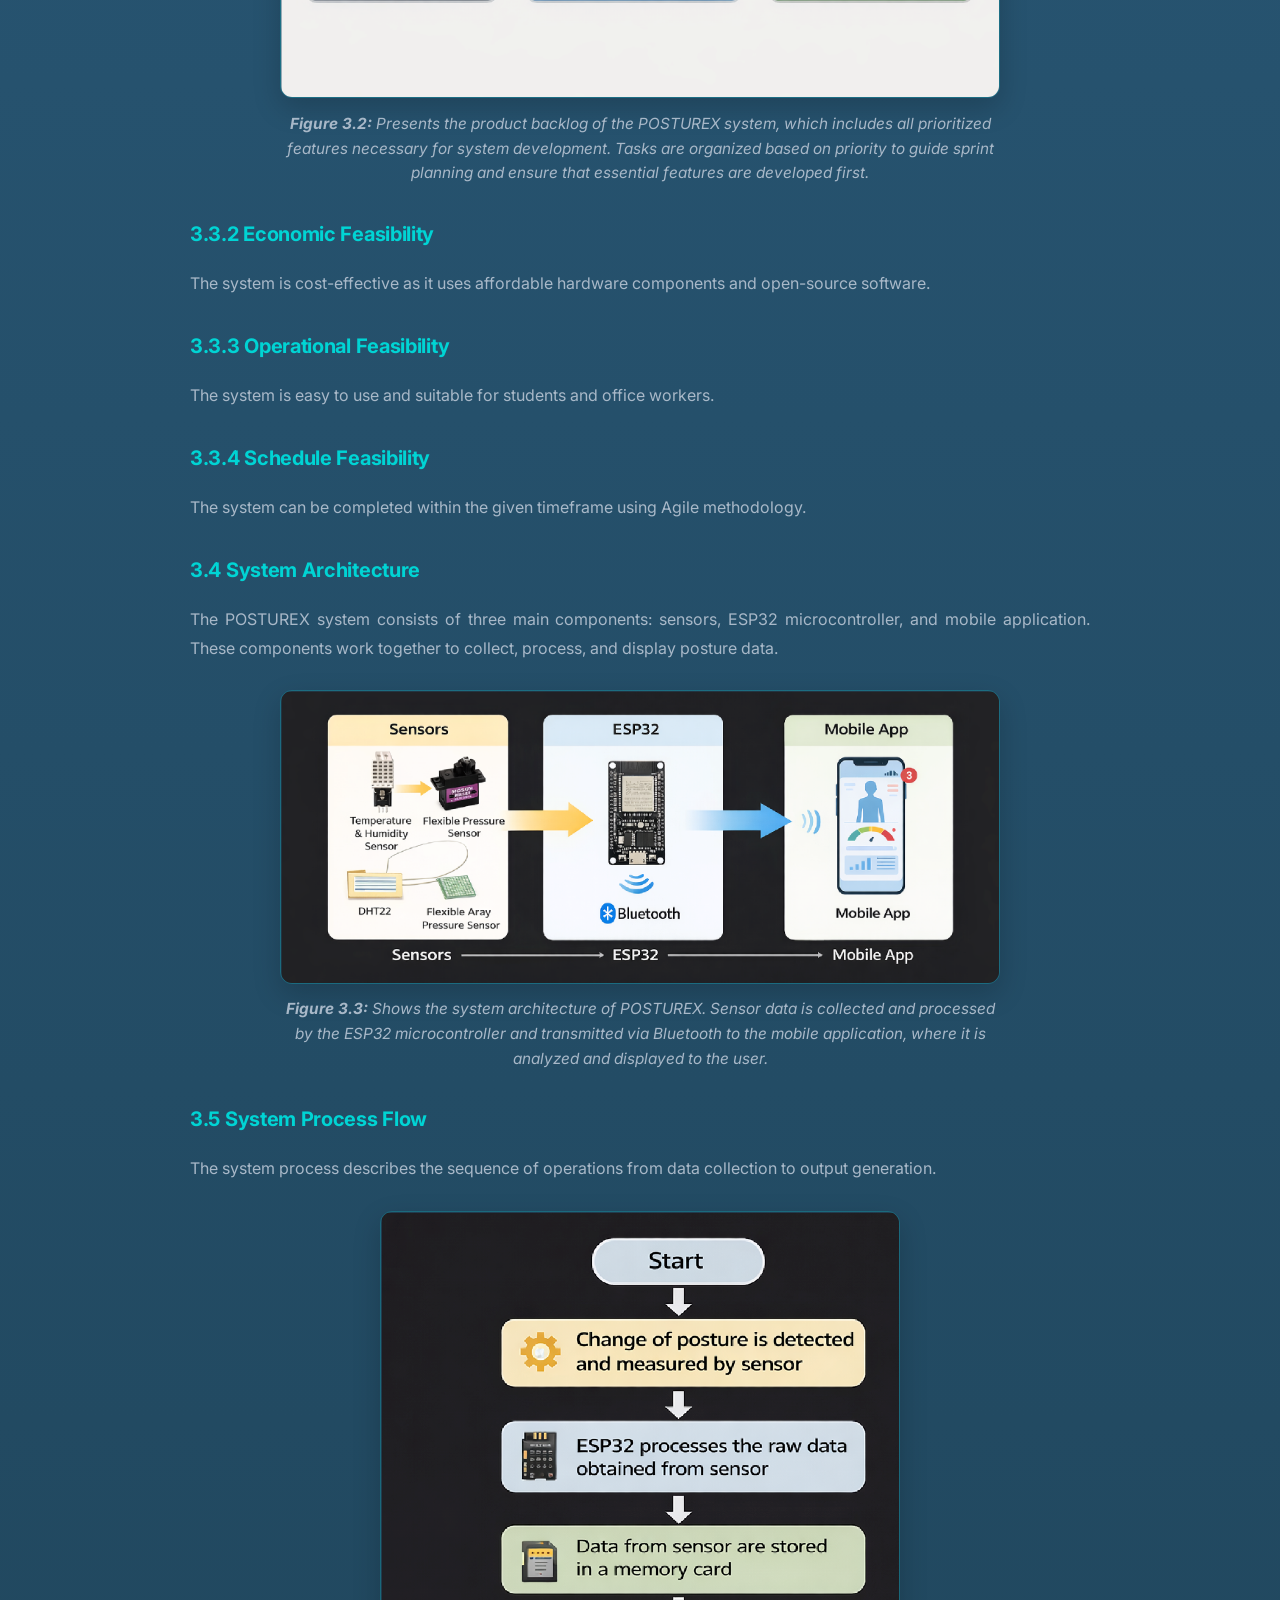
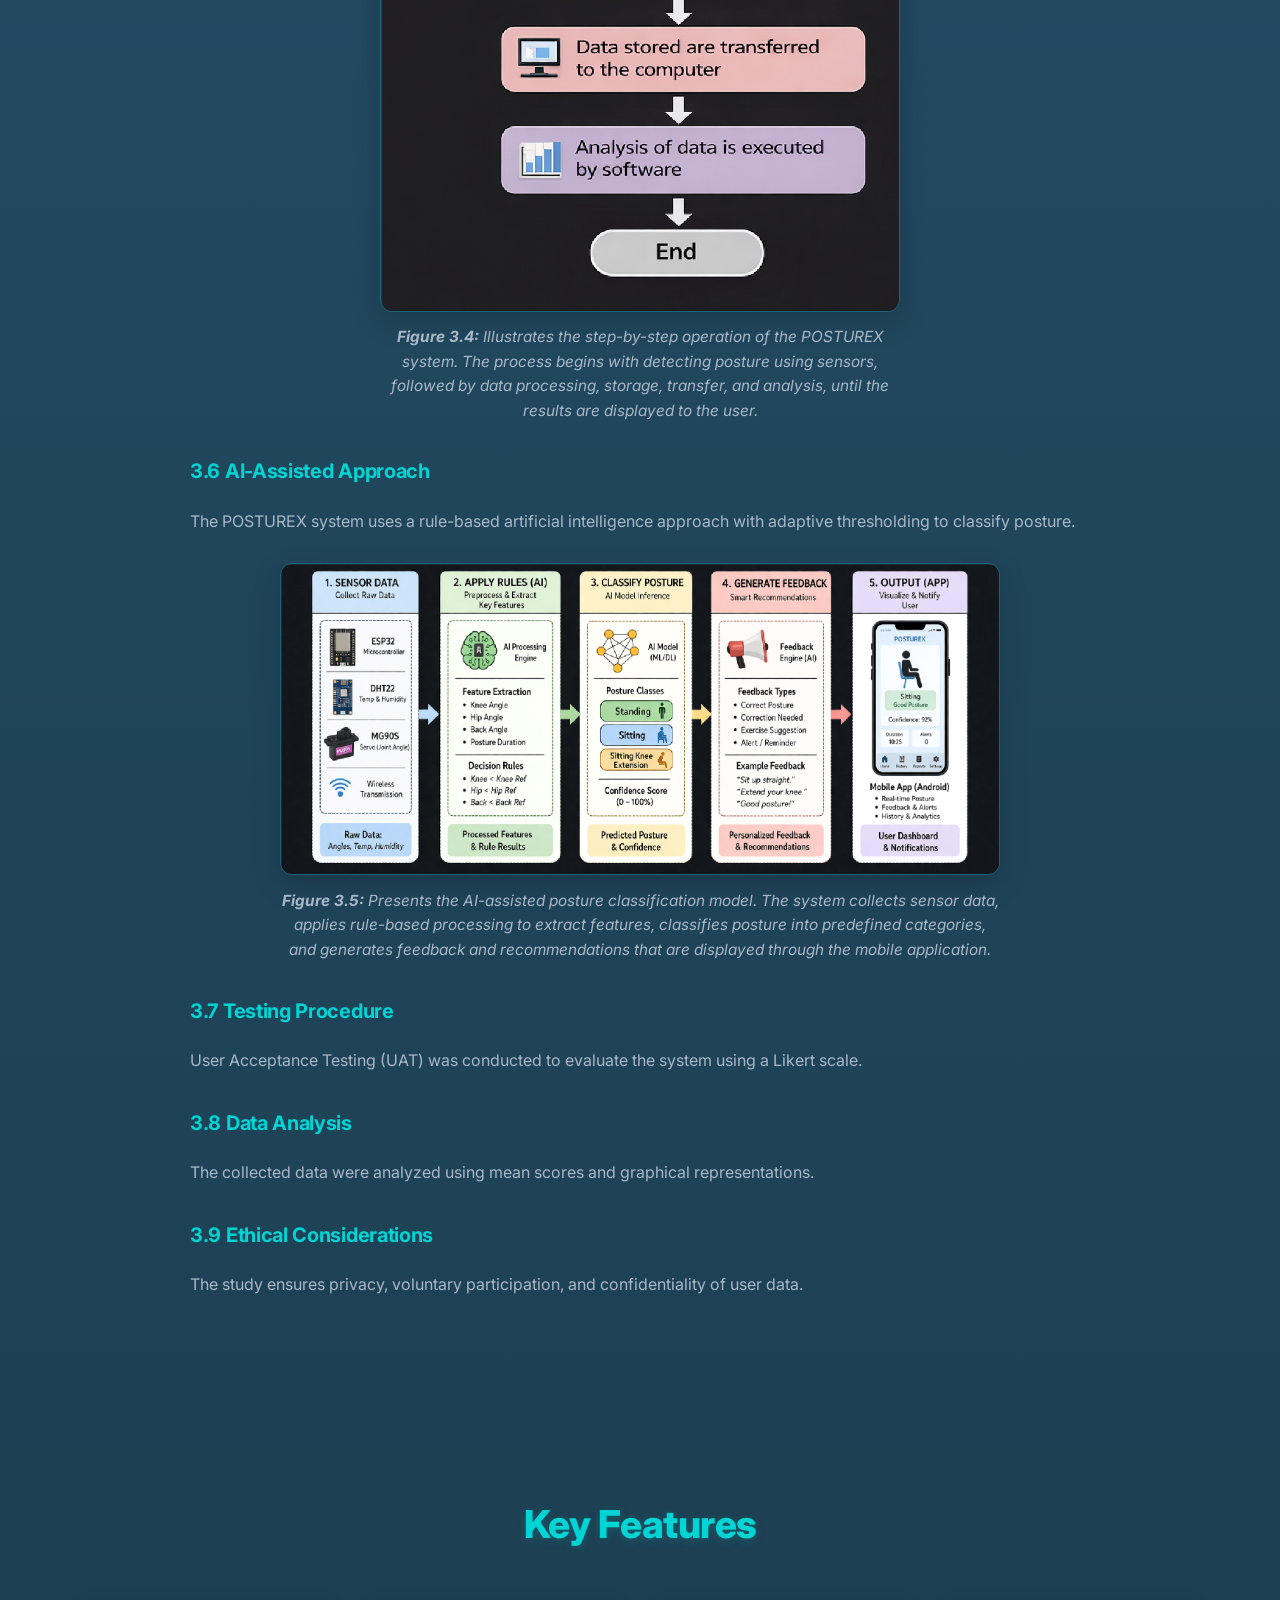
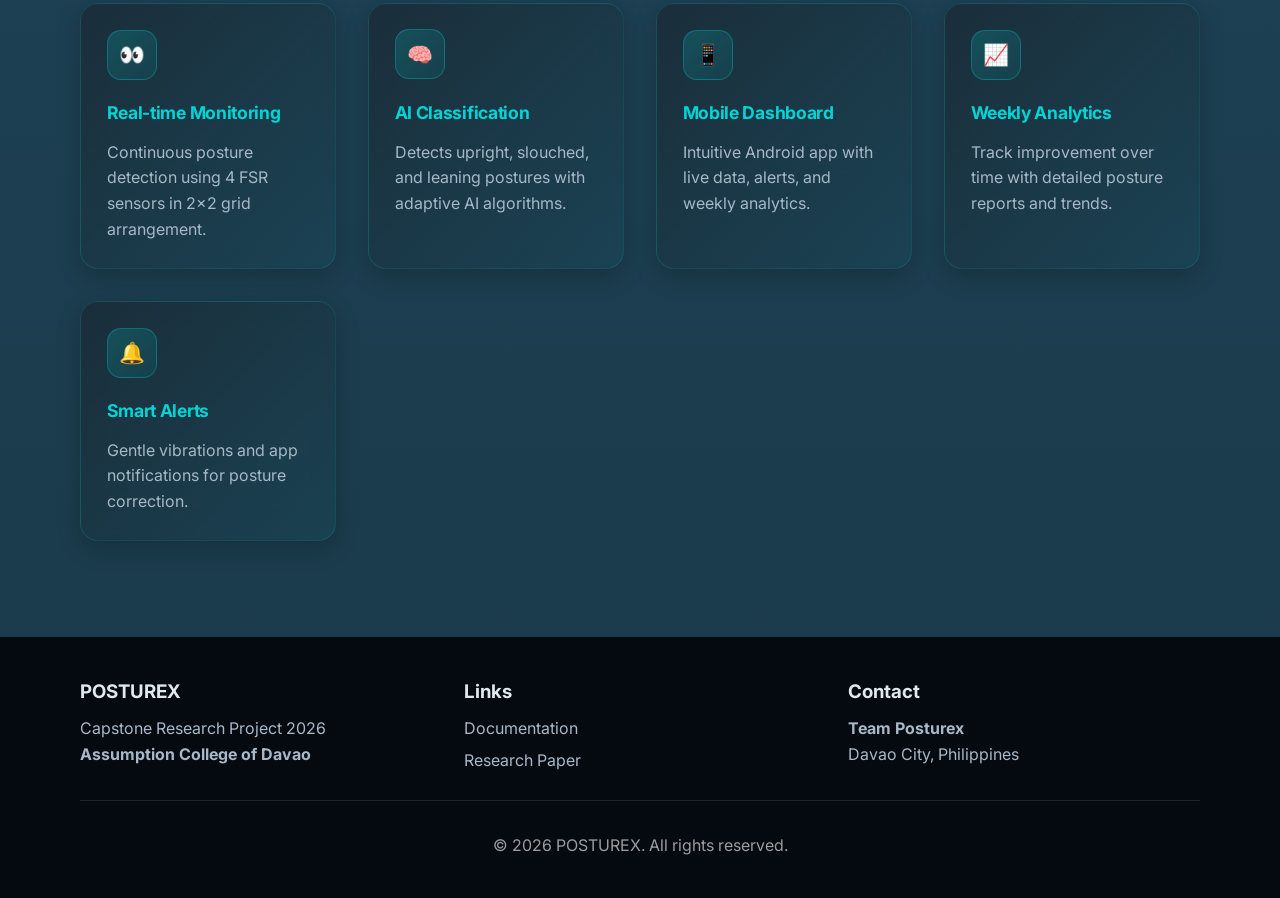
<file: chapters.html>
<!DOCTYPE html>
<html lang="en">
<head>
    <meta charset="UTF-8">
    <meta name="viewport" content="width=device-width, initial-scale=1.0">
    <title>POSTUREX Chapters</title>
    <link href="https://fonts.googleapis.com/css2?family=Inter:wght@300;400;500;600;700;800&display=swap" rel="stylesheet">
    <link rel="stylesheet" href="https://cdnjs.cloudflare.com/ajax/libs/font-awesome/6.4.0/css/all.min.css">
    <link rel="stylesheet" href="assets/css/style.css">
</head>
<body>
    <header>
        <nav>
            <div class="logo">POSTUREX</div>
            <ul class="nav-links">
                <li><a href="index.html">Home</a></li>
                <li><a href="#chapter1">Chapter 1</a></li>
                <li><a href="#chapter2">Chapter 2</a></li>
                <li><a href="#chapter3">Chapter 3</a></li>
                <li><a href="index.html#team">Team</a></li>
            </ul>
            <div class="hamburger">
                <span></span>
                <span></span>
                <span></span>
            </div>
        </nav>
    </header>

    <section class="hero" style="padding-top: 120px; padding-bottom: 70px;">
        <div class="hero-content" style="grid-template-columns: 1fr; text-align: center;">
            <div class="hero-text" style="margin: 0 auto;">
                <h1>Research Chapters<br><span>Project Documentation</span></h1>
                <p style="font-size: 1.05rem; font-weight: 500; color: var(--accent); margin-bottom: 0.8rem;">Chapter 1 to Chapter 3 in one dedicated page</p>
                <p>The detailed research chapters for the POSTUREX system are organized here for easier reading, review, and navigation.</p>
                <div class="cta-buttons" style="justify-content: center;">
                    <a href="#chapter1" class="btn btn-primary">Start Reading</a>
                    <a href="index.html" class="btn btn-secondary">Back to Home</a>
                </div>
            </div>
        </div>
    </section>

    <section id="chapter1" class="chapter">
        <div class="container">
            <h2 class="section-title">Chapter 1: Introduction</h2>
            <div class="chapter-content">
                <h3>1.1 Background of the Study</h3>
                <p>The continuous advancement of technology has significantly transformed the daily routines of individuals, particularly in educational and workplace environments. The widespread use of computers, smartphones, and digital platforms has resulted in prolonged sitting behavior among students and office workers. While these technologies improve productivity and efficiency, they also contribute to sedentary lifestyles, which are associated with various health-related issues, particularly those concerning posture.</p>

                <p>Posture refers to the alignment and positioning of the body while sitting, standing, or performing tasks. Maintaining proper posture is essential for preserving musculoskeletal health, as it ensures correct spinal alignment, reduces strain on muscles and ligaments, and prevents long-term complications. However, many individuals lack awareness of their posture habits, especially during extended periods of sitting. As a result, improper posture such as slouching, leaning forward, or uneven weight distribution becomes common.</p>

                <p>These poor posture habits may lead to musculoskeletal disorders including back pain, neck strain, shoulder discomfort, and fatigue. In academic settings such as Assumption College of Davao, students spend several hours seated in classrooms, libraries, and computer laboratories where ergonomic furniture is limited. The absence of posture monitoring mechanisms further contributes to the development of unhealthy sitting behaviors.</p>

                <p>Various posture monitoring systems have been introduced to address this issue. Wearable devices, such as posture-correcting sensors, provide continuous monitoring but may cause discomfort and require consistent usage. Vision-based systems utilize cameras and computer vision algorithms; however, they raise privacy concerns, particularly in shared environments. Additionally, systems that rely on complex artificial intelligence models require significant computational resources and are not always practical for everyday use.</p>

                <p>To address these limitations, this study proposes <strong>POSTUREX, an AI-assisted smart chair system</strong> that integrates sensor technology and mobile analytics to monitor posture in real time. The system uses force-sensitive resistor (FSR) sensors and an ultrasonic sensor connected to an ESP32 microcontroller to collect posture-related data. The collected data are processed using rule-based artificial intelligence with adaptive thresholding to classify posture into predefined categories.</p>

                <p>The system is designed to provide real-time feedback, generate posture analytics, and promote awareness of healthy sitting behavior. By combining affordability, accessibility, and privacy, POSTUREX aims to serve as an effective solution for improving posture habits among students and other users.</p>

                <h3>1.2 Statement of the Problem</h3>
                <p>This study aims to address the issue of poor posture among individuals who spend prolonged periods sitting.</p>

                <p>Specifically, the study seeks to answer the following questions:</p>
                <ol>
                    <li>How can a smart chair system be developed to effectively monitor posture using embedded sensors?</li>
                    <li>How can posture be accurately classified into upright, slouched, and leaning positions using sensor data?</li>
                    <li>How can a mobile application be designed to display posture data and provide real-time feedback?</li>
                    <li>How effective is the sysem in promoting healthy sitting behavior among users?</li>
                    <li>How acceptable is the system in terms of usability, functionality, and performance based on user evaluation?</li>
                </ol>

                <h3>1.3 Objectives of the Study</h3>

                <div class="objectives-panel">
                    <h4>General Objective</h4>
                    <p>The general objective of this study is to design and develop an AI-assisted smart chair system that monitors posture and promotes healthy sitting behavior.</p>
                </div>

                <div class="objectives-panel">
                    <h4>Specific Objectives</h4>
                    <p>This study aims to:</p>
                    <ol>
                        <li>Develop a smart chair integrated with pressure sensors and an ultrasonic sensor</li>
                        <li>Design and implement a mobile application for real-time posture monitoring</li>
                        <li>Classify posture into upright, slouched, and leaning positions with at least 85% accuracy</li>
                        <li>Provide real-time alerts and feedback for improper posture</li>
                        <li>Generate posture analytics including daily summaries and weekly reports</li>
                        <li>Evaluate the system's usability, functionality, and performance through user acceptance testing</li>
                    </ol>
                </div>

                <h3>1.4 Significance of the Study</h3>
                <p>This study provides significant benefits to various stakeholders:</p>
                <ul>
                    <li><strong>Students</strong> – Enhances posture awareness and reduces discomfort during long study sessions</li>
                    <li><strong>Office Workers</strong> – Promotes proper sitting posture and reduces work-related fatigue</li>
                    <li><strong>Educational Institutions</strong> – Encourages ergonomic practices and healthier learning environments</li>
                    <li><strong>Researchers and Developers</strong> – Provides a foundation for future innovations in sensor-based monitoring systems</li>
                    <li><strong>Community</strong> – Contributes to improved health awareness and lifestyle practices</li>
                </ul>

                <h3>1.5 Scope and Delimitation</h3>
                <div class="scope-delimit">
                    <h4>Scope</h4>
                    <p>The study focuses on the design and development of a smart chair-based posture monitoring system that integrates hardware and software components. The system includes FSR sensors, an ultrasonic sensor, an ESP32 microcontroller, and an Android mobile application.</p>

                    <h4>Delimitation</h4>
                    <p>The system is limited to:</p>
                    <ul>
                        <li>Monitoring posture only while seated</li>
                        <li>Android platform only</li>
                        <li>Rule-based AI (no deep learning)</li>
                        <li>Non-medical usage</li>
                    </ul>
                </div>

                <h3>1.6 Time and Place of the Study</h3>
                <p>The study will be conducted from February 2026 to September 2026 at Assumption College of Davao.</p>

                <h3>1.7 Conceptual Framework (IPO Model)</h3>
                <p>The system follows an Input-Process-Output (IPO) model as illustrated below:</p>
                <div class="ipo-diagram">
                    <div class="ipo-section input-section">
                        <div class="ipo-header">INPUT</div>
                        <ul>
                            <li>📍 Pressure Data from FSR Sensors</li>
                            <li>📏 Distance Data from Ultrasonic Sensor</li>
                            <li>⏱️ User Session Data (Time, Duration)</li>
                        </ul>
                    </div>
                    <div class="ipo-arrow">→</div>
                    <div class="ipo-section process-section">
                        <div class="ipo-header">PROCESS</div>
                        <ul>
                            <li>📊 Data Collection (Sensor Reading)</li>
                            <li>⚙️ Data Processing (ESP32)</li>
                            <li>🧠 AI-Assisted Rule-Based Analysis (Posture Classification)</li>
                            <li>💾 Data Storage</li>
                        </ul>
                    </div>
                    <div class="ipo-arrow">→</div>
                    <div class="ipo-section output-section">
                        <div class="ipo-header">OUTPUT</div>
                        <ul>
                            <li>📳 Real-Time Posture Alerts</li>
                            <li>📱 Mobile Dashboard Display</li>
                            <li>📊 Daily and Weekly Status Reports</li>
                            <li>💡 Recommendations for Posture Improvement</li>
                        </ul>
                    </div>
                </div>
            </div>
        </div>
    </section>

    <section id="chapter2" class="chapter">
        <div class="container">
            <h2 class="section-title">Chapter 2: Review of Related Literature, Studies and Systems</h2>
            <div class="chapter-content">
                <p style="background: linear-gradient(135deg, rgba(0, 212, 212, 0.1), rgba(0, 168, 168, 0.05)); padding: 1.5rem; border-left: 4px solid var(--accent); border-radius: 8px; margin-bottom: 2rem; color: var(--text);">
                    <strong>Objective:</strong> The objective of this chapter is to review the recent literature, studies, and existing systems related to posture monitoring as a body area network based on technology. The section will also review the literature focusing on posture monitoring technologies, sensor-based posture devices, and artificial intelligence applications for posture analysis. All studies reviewed have been published between 2020 and 2025 and represent recent advancements in technology.
                </p>

                <h3>2.1 Sensor-Based Sitting Posture Monitoring System</h3>
                <p>A smart system that utilizes pressure sense arrays located in a seat to monitor the user's sitting postures has been produced by Osozola (2025). By capturing pressure distribution data as a result of the body weight applied to the chair, the system uses machine learning methods to analyze the data from the pressure sensors and classify various sitting postures. From the research conducted on the smart system, it was discovered that the smart system was capable of identifying multiple postures and providing feedback regarding the posture's improvement. It is believed by the researcher that pressure-based monitoring systems are effective because the system is capable of continual monitoring of sitting postures without the need for the user to wear additional monitoring devices.</p>
                <div style="text-align: center; margin: 2rem 0;">
                    <img src="assets/images/figures/Figure 2.1.png" alt="Figure 2.1: Sensor-based sitting posture monitoring system using pressure sensors" style="max-width: 100%; height: auto; border-radius: 12px; border: 1px solid rgba(0, 212, 212, 0.3); box-shadow: 0 8px 24px rgba(0, 0, 0, 0.2);">
                    <p style="margin-top: 1rem; font-style: italic; color: var(--text-secondary);">
                        <strong>Figure 2.1:</strong> Sensor-based sitting posture monitoring system using pressure sensors
                    </p>
                </div>

                <h3>2.2 Deep Learning-Based Sitting Posture Recognition</h3>
                <p>Wang et al (2023) developed a deep-learning-based regularization method for detecting whether a person is sitting upright or not, based on the pressure distribution recorded by a pressure sensing mat placed under their chair. By utilizing convolutional neural networks to analyze the pressure data, a high level of classification accuracy was achieved, allowing for accurate classification of poor postures (i.e., slouched or leaned). The results of the study provide evidence that integrating pressure sensors with deep learning methods will enhance the accuracy and effectiveness of posture monitoring systems.</p>
                <div style="text-align: center; margin: 2rem 0;">
                    <img src="assets/images/figures/Figure 2.2.png" alt="Figure 2.2: Deep learning posture recognition system using pressure sensing mat" style="max-width: 100%; height: auto; border-radius: 12px; border: 1px solid rgba(0, 212, 212, 0.3); box-shadow: 0 8px 24px rgba(0, 0, 0, 0.2);">
                    <p style="margin-top: 1rem; font-style: italic; color: var(--text-secondary);">
                        <strong>Figure 2.2:</strong> Deep learning posture recognition system using pressure sensing mat
                    </p>
                </div>

                <h3>2.3 IoT-Based Smart Chair for Posture Monitoring</h3>
                <p>Abilis and Sevila (2023) developed an Internet of Things (IoT)-based smart chair system that uses a microcontroller that precisely monitors the posture data collected from embedded sensors in the chair that sends the information to a monitoring application to check and analyze the user posture behavior. The system warns the user when it detects a wrong posture and urges them to correct it. <strong>Conclusion:</strong> An IoT-based posture monitoring system approach can help people to become more ergonomic and healthier and after a greater extent of posture-related discomfort.</p>
                <div style="text-align: center; margin: 2rem 0;">
                    <img src="assets/images/figures/Figure 2.3.png" alt="Figure 2.3: IoT-based smart chair posture monitoring system architecture" style="max-width: 100%; height: auto; border-radius: 12px; border: 1px solid rgba(0, 212, 212, 0.3); box-shadow: 0 8px 24px rgba(0, 0, 0, 0.2);">
                    <p style="margin-top: 1rem; font-style: italic; color: var(--text-secondary);">
                        <strong>Figure 2.3:</strong> IoT-based smart chair posture monitoring system architecture
                    </p>
                </div>

                <h3>2.4 Portable Sitting Posture Monitoring System</h3>
                <p>Rao et al (2022) introduced a portable posture monitoring system that classifies various sitting postures through machine learning algorithms. The system employs embedded sensors to capture body orientation and any motion of the posture while the individual is seated. The authors claimed that the system achieved 94.3% accuracy in the classification of sitting postural postures. These results demonstrate the potential of portable systems to deliver real-time feedback on postures effectively.</p>

                <h3>2.5 Vision-Based Posture Monitoring System</h3>
                <p>A vision-based posture monitoring system was developed that relies on computer vision and machine learning techniques to analyze sitting posture through image processing and pose estimation algorithms. In this method, cameras are used to support the posture of the user, and the system analyzes body joint coordinates to determine if the posture is correct or deviated from positive alignment. Vision-based posture monitoring systems can achieve high accuracy in detecting deviations of postures by analyzing skeletal key points and alignment of bodies. However, it is maintained that such systems need modification of cameras under controlled environmental conditions, which may bring up privacy issues hence limiting its usage in classrooms or offices.</p>

                <h3>2.6 Wearable Posture Monitoring System</h3>
                <p>Non-wearable body posture monitoring systems utilize inertial-attached sensors like IMU, accelerometers, and gyroscopes to track body orientation and spinal alignment in wearable posture monitoring. These wearable sensors are originally placed in the user to monitor the spinal angle and detecting deviations in postures. These wearable systems continuously monitor posture behavior in real-time by measuring changes in movement and positioning of the body through inertial sensing technologies. When it detects poor posture, the system can provide feedback or alerts to motivate a user to change their posture. Studies indicate that accurate tracking of postures is achievable with wearable devices which also assist users in correcting their habits over time (Yang et al, 2024). Yet such devices might turn uncomfortable, expensive, and only on the compliance of users since they work only if a user keeps wearing the device.</p>

                <h3>2.7 Non-Wearable Posture Monitoring System</h3>
                <p>EggGuard was introduced by Mahendran et al (2025) as a non-wearable posture monitoring system. It is designed to detect sitting postures using force-sensing resistors placed inside the seat cushion as part of the sensor data collected by machine learning algorithms to classify conditions of the posture and deviations from normal postures. Feedback is also provided in the system to motivate users in changing their bad habits including postures. The findings of this study indicated that such non-wearable systems can be considered practical because they help collect reliable information and usage of posture.</p>
                <div style="text-align: center; margin: 2rem 0;">
                    <img src="assets/images/figures/Figure 2.6.png" alt="Figure 2.6: Non-wearable posture monitoring system using force sensors" style="max-width: 100%; height: auto; border-radius: 12px; border: 1px solid rgba(0, 212, 212, 0.3); box-shadow: 0 8px 24px rgba(0, 0, 0, 0.2);">
                    <p style="margin-top: 1rem; font-style: italic; color: var(--text-secondary);">
                        <strong>Figure 2.6:</strong> Non-wearable posture monitoring system using force sensors
                    </p>
                </div>

                <h3>2.8 Sitting Posture Recognition System Review</h3>
                <p>Nabaorl et al (2024) carried out an in-depth review of the technologies employed in contemporary posture monitoring systems for posture recognition. The study examined wearable sensors, pressure sensors, and computer vision technologies used in posture detection. The authors concluded that embedded monitoring systems represent one of the most practical approaches to posture monitoring, as they enable accurate detection of postures while ensuring comfort for the user.</p>

                <h3>2.9 Intelligent Pressure Sensor Posture Monitoring System</h3>
                <p>Ang et al (2023) introduced a smart posture monitoring system based on pressure sensing mats interfaced with a microcontroller to identify posture conditions. The system analyzes pressure distributions which is the basis to identify the posture type. The study results confirmed that the pressure sensing technologies could reliably detect changes in postures and posture-based smart systems provide practical solutions for real-time posture monitoring.</p>

                <h3>2.10 Real-Time Posture Monitoring System</h3>
                <p>A systematic review conducted in 2024 examined several real-time posture monitoring systems based on various posture detection approaches and proposed monitoring methods. Based on multiple detection approaches including smart chairs, wearable devices, and computer vision systems combined with intelligent algorithms provide the most practical solutions for real-time posture monitoring. From the reviewed studies, posture monitoring commonly uses pressure sensors, wearable devices, and computer vision techniques to detect postures. However, some current systems present specific issues such as accuracy limitations, wearable devices that may cause discomfort, or cameras that raise privacy concerns. Therefore, the proposed POSTUREX system aims to develop a practical, affordable, and privacy-friendly system with distance sensors integrated with a mobile application to provide real-time feedback on postures.</p>
            </div>
        </div>
    </section>

    <section id="chapter3" class="chapter">
        <div class="container">
            <h2 class="section-title">Chapter 3: Methodology</h2>
            <div class="chapter-content">
                <h3>3.1 Software Development Framework</h3>
                <p>This study utilized the Agile-Scrum methodology under the Software Development Life Cycle (SDLC) in the development of the POSTUREX system. Agile-Scrum is an iterative and incremental approach that enables continuous system development, testing, and refinement through short development cycles known as sprints.</p>

                <p>Unlike traditional development models such as the Waterfall Model, which follows a linear sequence of phases, Agile-Scrum allows flexibility and adaptability throughout the development process. This approach is suitable for the POSTUREX system since it involves both hardware integration, including sensors and microcontroller components, and software development, such as the mobile application and analytics features. These components require continuous adjustments and improvements to achieve optimal performance and usability.</p>

                <p>The Agile-Scrum methodology allows the researchers to develop the system in incremental stages, identify and resolve issues early, incorporate user feedback, and ensure that the final system meets the intended functionality and performance requirements.</p>

                <h3>3.1.1 Software Process Model</h3>
                <p>The Scrum Agile process model was implemented to structure the system development. The model follows an iterative cycle consisting of product backlog creation, sprint planning, sprint execution, sprint review, and sprint retrospective.</p>

                <p>Each sprint produces a working version of the system that is tested and evaluated. Feedback from each sprint is used to improve subsequent iterations, ensuring continuous enhancement of system performance and functionality.</p>
                <figure class="chapter-figure">
                    <img src="assets/images/figures/Figure 3.1.png" alt="Figure 3.1: Scrum Agile process model for POSTUREX">
                    <figcaption><strong>Figure 3.1:</strong> Illustrates the Agile-Scrum process model used in the development of the POSTUREX system. The process consists of six phases: requirements, design, development, testing, deployment, and review. These phases are continuously repeated in cycles to improve the system and ensure that all functionalities are properly implemented and refined.</figcaption>
                </figure>

                <h3>3.1.2 Scrum Roles</h3>
                <p>The Agile-Scrum framework defines key roles that contribute to the success of the project:</p>
                <ul>
                    <li><strong>Product Owner</strong> – Responsible for defining system requirements and prioritizing features based on user needs.</li>
                    <li><strong>Scrum Master</strong> – Ensures that the Agile process is followed and resolves any issues encountered during development.</li>
                    <li><strong>Development Team</strong> – Responsible for designing, building, and testing the system, including hardware integration and software development.</li>
                </ul>

                <h3>3.1.3 Product Backlog</h3>
                <p>The Product Backlog is a prioritized list of system features and functionalities required for the POSTUREX system. These features serve as the foundation for development and are organized based on importance and implementation priority.</p>

                <p>The Product Backlog includes system setup, sensor integration, mobile application development, posture classification, alert system, and report generation.</p>
                <figure class="chapter-figure">
                    <img src="assets/images/figures/Figure 3.2.png" alt="Figure 3.2: Product backlog for the POSTUREX system">
                    <figcaption><strong>Figure 3.2:</strong> Presents the product backlog of the POSTUREX system, which includes all prioritized features necessary for system development. Tasks are organized based on priority to guide sprint planning and ensure that essential features are developed first.</figcaption>
                </figure>

                <h3>3.3.2 Economic Feasibility</h3>
                <p>The system is cost-effective as it uses affordable hardware components and open-source software.</p>

                <h3>3.3.3 Operational Feasibility</h3>
                <p>The system is easy to use and suitable for students and office workers.</p>

                <h3>3.3.4 Schedule Feasibility</h3>
                <p>The system can be completed within the given timeframe using Agile methodology.</p>

                <h3>3.4 System Architecture</h3>
                <p>The POSTUREX system consists of three main components: sensors, ESP32 microcontroller, and mobile application. These components work together to collect, process, and display posture data.</p>
                <figure class="chapter-figure">
                    <img src="assets/images/figures/Figure 3.3.png" alt="Figure 3.3: System architecture of POSTUREX">
                    <figcaption><strong>Figure 3.3:</strong> Shows the system architecture of POSTUREX. Sensor data is collected and processed by the ESP32 microcontroller and transmitted via Bluetooth to the mobile application, where it is analyzed and displayed to the user.</figcaption>
                </figure>

                <h3>3.5 System Process Flow</h3>
                <p>The system process describes the sequence of operations from data collection to output generation.</p>
                <figure class="chapter-figure chapter-figure--compact">
                    <img src="assets/images/figures/Figure 3.4.png" alt="Figure 3.4: System process flow of POSTUREX">
                    <figcaption><strong>Figure 3.4:</strong> Illustrates the step-by-step operation of the POSTUREX system. The process begins with detecting posture using sensors, followed by data processing, storage, transfer, and analysis, until the results are displayed to the user.</figcaption>
                </figure>

                <h3>3.6 AI-Assisted Approach</h3>
                <p>The POSTUREX system uses a rule-based artificial intelligence approach with adaptive thresholding to classify posture.</p>
                <figure class="chapter-figure">
                    <img src="assets/images/figures/Figure 3.5.png" alt="Figure 3.5: AI-assisted posture classification approach">
                    <figcaption><strong>Figure 3.5:</strong> Presents the AI-assisted posture classification model. The system collects sensor data, applies rule-based processing to extract features, classifies posture into predefined categories, and generates feedback and recommendations that are displayed through the mobile application.</figcaption>
                </figure>

                <h3>3.7 Testing Procedure</h3>
                <p>User Acceptance Testing (UAT) was conducted to evaluate the system using a Likert scale.</p>

                <h3>3.8 Data Analysis</h3>
                <p>The collected data were analyzed using mean scores and graphical representations.</p>

                <h3>3.9 Ethical Considerations</h3>
                <p>The study ensures privacy, voluntary participation, and confidentiality of user data.</p>
            </div>
        </div>
    </section>

    <div class="image-modal" id="imageModal" aria-hidden="true">
        <div class="image-modal__content" role="dialog" aria-modal="true" aria-label="Image preview">
            <button class="image-modal__close" id="imageModalClose" type="button" aria-label="Close image preview">&times;</button>
            <img id="imageModalImg" alt="">
            <div class="image-modal__caption" id="imageModalCaption"></div>
        </div>
    </div>

    <section id="features" class="features">
        <div class="container">
            <h2 class="section-title">Key Features</h2>
            <div class="features-grid">
                <div class="feature-card">
                    <div class="feature-icon">
                        <span aria-hidden="true">👀</span>
                    </div>
                    <h3>Real-time Monitoring</h3>
                    <p>Continuous posture detection using 4 FSR sensors in 2x2 grid arrangement.</p>
                </div>
                <div class="feature-card">
                    <div class="feature-icon">
                        <span aria-hidden="true">🧠</span>
                    </div>
                    <h3>AI Classification</h3>
                    <p>Detects upright, slouched, and leaning postures with adaptive AI algorithms.</p>
                </div>
                <div class="feature-card">
                    <div class="feature-icon">
                        <span aria-hidden="true">📱</span>
                    </div>
                    <h3>Mobile Dashboard</h3>
                    <p>Intuitive Android app with live data, alerts, and weekly analytics.</p>
                </div>
                <div class="feature-card">
                    <div class="feature-icon">
                        <span aria-hidden="true">📈</span>
                    </div>
                    <h3>Weekly Analytics</h3>
                    <p>Track improvement over time with detailed posture reports and trends.</p>
                </div>
                <div class="feature-card">
                    <div class="feature-icon">
                        <span aria-hidden="true">🔔</span>
                    </div>
                    <h3>Smart Alerts</h3>
                    <p>Gentle vibrations and app notifications for posture correction.</p>
                </div>
            </div>
        </div>
    </section>

    <footer>
        <div class="container">
            <div class="footer-content">
                <div class="footer-section">
                    <h3>POSTUREX</h3>
                    <p>Capstone Research Project 2026</p>
                    <p><strong>Assumption College of Davao</strong></p>
                </div>
                <div class="footer-section">
                    <h3>Links</h3>
                    <ul class="footer-links">
                        <li><a href="#">Documentation</a></li>
                        <li><a href="#">Research Paper</a></li>
                    </ul>
                </div>
                <div class="footer-section">
                    <h3>Contact</h3>
                    <p><strong>Team Posturex</strong></p>
                    <p>Davao City, Philippines</p>
                </div>
            </div>
            <div style="text-align: center; padding-top: 2rem; color: rgba(255,255,255,0.6); border-top: 1px solid rgba(255,255,255,0.1);">
                © 2026 POSTUREX. All rights reserved.
            </div>
        </div>
    </footer>

    <div class="image-modal" id="imageModal" aria-hidden="true">
        <div class="image-modal__content" role="dialog" aria-modal="true" aria-label="Image preview">
            <button class="image-modal__close" id="imageModalClose" type="button" aria-label="Close image preview">&times;</button>
            <img id="imageModalImg" alt="">
            <div class="image-modal__caption" id="imageModalCaption"></div>
        </div>
    </div>

    <script src="assets/js/script.js"></script>
</body>
</html>
</file>
<file: assets/css/style.css>
* {
    margin: 0;
    padding: 0;
    box-sizing: border-box;
}

:root {
    --bg: #0f1419;
    --card: #1a2a35;
    --text: #e0e8f0;
    --text-secondary: #a8b8c8;
    --accent: #00d4d4;
    --accent-dark: #00a8a8;
    --accent-soft: #004d4d;
    --border: #2a3a45;
    --shadow: 0 20px 40px rgba(0, 0, 0, 0.3);
    --radius: 18px;
}

html {
    scroll-behavior: smooth;
}

body {
    font-family: 'Inter', sans-serif;
    line-height: 1.6;
    color: var(--text);
    background:
        linear-gradient(180deg, #0f1419 0%, #1a4a5a 35%, #2a5a7a 65%, #1a3a4a 100%);
    min-height: 100vh;
}

a {
    color: inherit;
    text-decoration: none;
}

.container {
    width: min(1120px, 92%);
    margin: 0 auto;
}

header {
    position: sticky;
    top: 0;
    z-index: 1000;
    background: rgba(15, 20, 25, 0.95);
    border-bottom: 1px solid rgba(0, 212, 212, 0.2);
    backdrop-filter: blur(8px);
}

nav {
    width: min(1120px, 92%);
    margin: 0 auto;
    display: flex;
    align-items: center;
    justify-content: space-between;
    min-height: 74px;
}

.logo {
    font-size: 1.15rem;
    letter-spacing: 0.12em;
    font-weight: 800;
    color: var(--accent);
}

.nav-links {
    display: flex;
    align-items: center;
    gap: 1.5rem;
    list-style: none;
}

.nav-links a {
    font-weight: 600;
    color: var(--text-secondary);
    transition: color 0.2s ease;
}

.nav-links a:hover {
    color: var(--accent);
}

.hamburger {
    display: none;
    flex-direction: column;
    gap: 5px;
    cursor: pointer;
}

.hamburger span {
    width: 26px;
    height: 3px;
    background: var(--text);
    border-radius: 5px;
    transition: transform 0.25s ease, opacity 0.25s ease;
}

.hamburger.active span:nth-child(1) {
    transform: translateY(8px) rotate(45deg);
}

.hamburger.active span:nth-child(2) {
    opacity: 0;
}

.hamburger.active span:nth-child(3) {
    transform: translateY(-8px) rotate(-45deg);
}

section {
    padding: 6rem 0;
}

.hero {
    padding-top: 130px;
    padding-bottom: 100px;
}

.hero-content {
    width: min(1120px, 92%);
    margin: 0 auto;
    display: grid;
    grid-template-columns: 1fr 1.2fr;
    gap: 2.25rem;
    align-items: center;
}

.hero-text h1 {
    font-size: clamp(2.2rem, 4.5vw, 3.8rem);
    line-height: 1.15;
    margin-bottom: 1.2rem;
    font-weight: 800;
    letter-spacing: -1px;
}

.hero-text h1 span {
    color: var(--accent);
}

.hero-text p {
    color: var(--text-secondary);
    max-width: 58ch;
}

.hero-text p + p {
    margin-top: 0.7rem;
}

.cta-buttons {
    margin-top: 1.5rem;
    display: flex;
    gap: 0.8rem;
    flex-wrap: wrap;
}

.btn {
    display: inline-flex;
    align-items: center;
    justify-content: center;
    padding: 1rem 1.8rem;
    border-radius: 12px;
    font-weight: 700;
    font-size: 1rem;
    transition: all 0.3s cubic-bezier(0.4, 0, 0.2, 1);
    cursor: pointer;
    border: none;
}

.btn:hover {
    transform: translateY(-2px);
    box-shadow: 0 20px 40px rgba(0, 212, 212, 0.3);
}

.btn-primary {
    background: linear-gradient(135deg, var(--accent), #00a0a0);
    color: #fff;
    box-shadow: 0 10px 30px rgba(0, 212, 212, 0.2);
}

.btn-primary:hover {
    background: linear-gradient(135deg, #00e8e8, var(--accent));
}

.btn-secondary {
    background: rgba(255, 255, 255, 0.08);
    color: var(--text);
    border: 1.5px solid rgba(0, 212, 212, 0.3);
}

.btn-secondary:hover {
    background: rgba(0, 212, 212, 0.15);
    border-color: var(--accent);
}

.hero-illustration {
    position: relative;
    display: flex;
    align-items: center;
    justify-content: center;
}

.hero-illustration::before {
    content: "";
    position: absolute;
    width: min(680px, 100%);
    aspect-ratio: 16 / 10;
    border-radius: 28px;
    background: radial-gradient(circle at center, rgba(0, 212, 212, 0.35) 0%, rgba(0, 212, 212, 0) 72%);
    filter: blur(12px);
    z-index: 0;
}

.hero-photo {
    position: relative;
    z-index: 1;
    width: min(680px, 100%);
    border-radius: 28px;
    border: 2px solid rgba(0, 212, 212, 0.45);
    box-shadow: 0 26px 64px rgba(0, 0, 0, 0.45), 0 0 0 10px rgba(0, 212, 212, 0.08);
    object-fit: cover;
}

.section-title {
    font-size: clamp(1.8rem, 3vw, 2.5rem);
    margin-bottom: 3rem;
    text-align: center;
    font-weight: 800;
    letter-spacing: -0.5px;
    color: var(--accent);
    text-shadow: 0 2px 8px rgba(0, 212, 212, 0.2);
}

.chapter-figure {
    max-width: 720px;
    margin: 1.75rem auto;
    text-align: center;
}

.chapter-figure--compact {
    max-width: 520px;
}

.chapter-figure img {
    display: block;
    width: 100%;
    height: auto;
    max-width: 100%;
    margin: 0 auto;
    border-radius: 12px;
    border: 1px solid rgba(0, 212, 212, 0.22);
    box-shadow: 0 10px 28px rgba(0, 0, 0, 0.18);
    cursor: zoom-in;
    transition: transform 0.28s ease, box-shadow 0.28s ease, border-color 0.28s ease;
    transform-origin: center;
}

.chapter-figure img:hover {
    transform: scale(1.015);
    border-color: rgba(0, 212, 212, 0.45);
    box-shadow: 0 14px 34px rgba(0, 0, 0, 0.26);
}

.chapter-figure figcaption {
    margin-top: 0.85rem;
    font-style: italic;
    color: var(--text-secondary);
    font-size: 0.96rem;
}

.image-modal {
    position: fixed;
    inset: 0;
    background: rgba(6, 10, 16, 0.9);
    backdrop-filter: blur(10px);
    display: none;
    align-items: center;
    justify-content: center;
    padding: 2rem;
    z-index: 3000;
}

.image-modal.active {
    display: flex;
}

.image-modal__content {
    position: relative;
    width: min(1100px, 96vw);
    max-height: 92vh;
}

.image-modal__close {
    position: absolute;
    top: -3rem;
    right: 0;
    border: 0;
    background: transparent;
    color: #fff;
    font-size: 2rem;
    line-height: 1;
    cursor: pointer;
}

.image-modal img {
    width: 100%;
    max-height: 92vh;
    object-fit: contain;
    border-radius: 16px;
    box-shadow: 0 24px 80px rgba(0, 0, 0, 0.5);
    border: 1px solid rgba(0, 212, 212, 0.2);
    background: rgba(255, 255, 255, 0.02);
}

.image-modal__caption {
    margin-top: 1rem;
    color: var(--text-secondary);
    text-align: center;
    font-size: 0.98rem;
}

body.modal-open {
    overflow: hidden;
}

.about-content,
.features-grid,
.process-steps,
.tech-grid,
.blog-grid,
.benefits-grid,
.ui-screens,
.footer-content {
    display: grid;
}

.about-content,
.features-grid,
.blog-grid,
.benefits-grid,
.ui-screens {
    gap: 2rem;
}

.process-steps,
.tech-grid {
    gap: 1.5rem;
}

.footer-content {
    gap: 2rem;
}

.about-content {
    grid-template-columns: repeat(2, minmax(0, 1fr));
}

.about-content > div {
    background: linear-gradient(135deg, rgba(26, 42, 53, 0.8), rgba(26, 74, 90, 0.5));
    border: 1px solid rgba(0, 212, 212, 0.2);
    border-left: 3px solid var(--accent);
    border-radius: var(--radius);
    box-shadow: 0 8px 32px rgba(0, 0, 0, 0.3);
    padding: 2rem;
    backdrop-filter: blur(10px);
    transition: all 0.3s ease;
}

.about-content > div:hover {
    border-color: rgba(0, 212, 212, 0.5);
    box-shadow: 0 12px 48px rgba(0, 212, 212, 0.15);
    transform: translateY(-4px);
}

.about-content h3 {
    margin-bottom: 1rem;
    font-size: 1.3rem;
    font-weight: 700;
    color: var(--accent);
    letter-spacing: -0.3px;
}

.about-content ul {
    list-style: none;
    display: grid;
    gap: 0.8rem;
}

.about-content ul li {
    padding-left: 1.5rem;
    position: relative;
}

.about-content ul li::before {
    content: "→";
    position: absolute;
    left: 0;
    color: var(--accent);
    font-weight: 800;
}

.stats {
    display: flex;
    gap: 1.2rem;
    margin-top: 1.5rem;
}

.stat {
    flex: 1;
    background: linear-gradient(135deg, rgba(0, 212, 212, 0.1), rgba(0, 168, 168, 0.05));
    border: 1px solid rgba(0, 212, 212, 0.2);
    border-radius: 14px;
    padding: 1.2rem;
    text-align: center;
    transition: all 0.3s ease;
}

.stat:hover {
    border-color: rgba(0, 212, 212, 0.5);
    box-shadow: 0 8px 20px rgba(0, 212, 212, 0.15);
}

.stat-number {
    color: var(--accent);
    font-weight: 800;
    font-size: 1.5rem;
}

.features-grid,
.blog-grid,
.benefits-grid {
    grid-template-columns: repeat(auto-fit, minmax(240px, 1fr));
    gap: 2rem;
}

.feature-card,
.blog-card,
.ui-screen,
.process-step,
.tech-item {
    background: linear-gradient(135deg, rgba(26, 42, 53, 0.8), rgba(26, 74, 90, 0.4));
    border: 1px solid rgba(0, 212, 212, 0.15);
    border-radius: var(--radius);
    box-shadow: 0 8px 24px rgba(0, 0, 0, 0.2);
    padding: 1.6rem;
    backdrop-filter: blur(10px);
    transition: all 0.3s cubic-bezier(0.4, 0, 0.2, 1);
}

.feature-card:hover,
.blog-card:hover,
.ui-screen:hover,
.process-step:hover,
.tech-item:hover {
    border-color: rgba(0, 212, 212, 0.4);
    box-shadow: 0 12px 40px rgba(0, 212, 212, 0.15);
    transform: translateY(-6px);
}

.feature-icon {
    width: 50px;
    height: 50px;
    border-radius: 14px;
    background: linear-gradient(135deg, rgba(0, 212, 212, 0.2), rgba(0, 168, 168, 0.1));
    border: 1px solid rgba(0, 212, 212, 0.3);
    color: var(--accent);
    display: inline-flex;
    align-items: center;
    justify-content: center;
    margin-bottom: 1.2rem;
    font-size: 1.3rem;
    transition: all 0.3s ease;
}

.feature-card:hover .feature-icon {
    background: linear-gradient(135deg, rgba(0, 212, 212, 0.3), rgba(0, 168, 168, 0.2));
    box-shadow: 0 8px 16px rgba(0, 212, 212, 0.2);
}

.feature-card h3,
.blog-content h3,
.process-step h4,
.ui-screen h4,
.tech-item h4 {
    margin-bottom: 0.8rem;
    font-size: 1.1rem;
    font-weight: 700;
    color: var(--accent);
    letter-spacing: -0.3px;
}

.feature-card p,
.blog-content p,
.process-step p,
.tech-item p,
.ui-screen p,
.about-content p,
.footer-section p {
    color: var(--text-secondary);
}

.process-steps {
    grid-template-columns: repeat(auto-fit, minmax(140px, 1fr));
    gap: 1.5rem;
}

.process-step {
    text-align: center;
    padding: 1.2rem;
}

.process-step p {
    font-size: 0.95rem;
}

.process-step .feature-icon {
    margin-left: auto;
    margin-right: auto;
    margin-bottom: 1rem;
}

.tech-grid {
    grid-template-columns: repeat(auto-fit, minmax(220px, 1fr));
    gap: 1.5rem;
}

.tech-item {
    display: flex;
    align-items: center;
    gap: 1.2rem;
}

.tech-icon {
    width: 56px;
    height: 56px;
    border-radius: 12px;
    background: linear-gradient(135deg, rgba(0, 212, 212, 0.15), rgba(0, 168, 168, 0.08));
    border: 1px solid rgba(0, 212, 212, 0.25);
    color: var(--accent);
    display: inline-flex;
    align-items: center;
    justify-content: center;
    flex-shrink: 0;
    font-size: 1.4rem;
    transition: all 0.3s ease;
}

.tech-item:hover .tech-icon {
    background: linear-gradient(135deg, rgba(0, 212, 212, 0.25), rgba(0, 168, 168, 0.15));
    box-shadow: 0 6px 16px rgba(0, 212, 212, 0.2);
}

.component-panel {
    margin-top: 2rem;
    background: linear-gradient(135deg, rgba(26, 42, 53, 0.85), rgba(26, 74, 90, 0.5));
    border: 1px solid rgba(0, 212, 212, 0.2);
    border-radius: var(--radius);
    box-shadow: 0 10px 28px rgba(0, 0, 0, 0.3);
    padding: 1.6rem;
}

.component-panel h3 {
    color: var(--accent);
    font-size: 1.15rem;
    margin-bottom: 0.9rem;
}

.component-list {
    list-style: none;
    display: grid;
    grid-template-columns: repeat(auto-fit, minmax(220px, 1fr));
    gap: 0.9rem;
    color: var(--text-secondary);
}

.component-list li {
    background: linear-gradient(135deg, rgba(7, 20, 33, 0.9), rgba(16, 56, 72, 0.65));
    border: 1px solid rgba(0, 212, 212, 0.2);
    border-radius: 12px;
    padding: 0.85rem 0.9rem;
    display: grid;
    gap: 0.28rem;
    transition: border-color 0.25s ease, transform 0.25s ease;
}

.component-list li:hover {
    border-color: rgba(0, 212, 212, 0.5);
    transform: translateY(-2px);
}

.component-list strong {
    color: var(--text);
    font-size: 0.96rem;
}

.component-list span {
    color: var(--text-secondary);
    font-size: 0.85rem;
}

.ai-panel-wrap {
    max-width: 860px;
    margin: 0 auto;
}

.ai-panel {
    background: linear-gradient(135deg, rgba(26, 42, 53, 0.9), rgba(26, 74, 90, 0.55));
    border: 1px solid rgba(0, 212, 212, 0.22);
    border-left: 4px solid var(--accent);
    border-radius: 24px;
    box-shadow: 0 14px 36px rgba(0, 0, 0, 0.35);
    padding: 2rem;
    text-align: left;
}

.ai-panel h3 {
    color: var(--accent);
    margin-bottom: 1rem;
    font-size: 1.4rem;
}

.ai-panel p {
    color: var(--text-secondary);
    margin-bottom: 0.8rem;
    line-height: 1.7;
}

.ai-panel p strong {
    color: var(--text);
}

.ai-panel .ai-note {
    margin-top: 1rem;
    margin-bottom: 0;
    color: #9beff0;
}

.blog-image {
    height: 120px;
    border-radius: 14px;
    display: grid;
    place-items: center;
    background: linear-gradient(135deg, #1a4a5a, #2a5a7a);
    color: #00d4d4;
    font-size: 1.4rem;
    margin-bottom: 0.8rem;
}

.blog-date {
    color: var(--accent);
    font-size: 0.85rem;
    margin-bottom: 0.6rem;
    font-weight: 600;
    letter-spacing: 0.5px;
    text-transform: uppercase;
}

.weekly-card {
    margin-top: 1rem;
    min-height: 200px;
    border-radius: 16px;
    padding: 1rem;
    background: linear-gradient(135deg, rgba(8, 18, 30, 0.95), rgba(16, 56, 72, 0.75));
    border: 1px solid rgba(0, 212, 212, 0.2);
    display: grid;
    gap: 0.7rem;
    align-content: start;
}

.weekly-head,
.weekly-metric {
    display: flex;
    justify-content: space-between;
    align-items: center;
    color: var(--text);
    font-size: 0.92rem;
}

.weekly-improve {
    font-weight: 700;
    color: #34d399;
}

.weekly-metric span:first-child,
.weekly-foot {
    color: var(--text-secondary);
}

.weekly-bar {
    height: 12px;
    border-radius: 999px;
    background: rgba(255, 255, 255, 0.08);
    overflow: hidden;
}

.weekly-bar-fill {
    width: 70%;
    height: 100%;
    border-radius: inherit;
    background: linear-gradient(90deg, #10b981, #34d399);
    box-shadow: 0 0 14px rgba(52, 211, 153, 0.35);
}

.weekly-foot {
    font-size: 0.85rem;
    margin-top: 0.2rem;
}

footer {
    background: #050a10;
    color: #e0e8f0;
    padding: 2.5rem 0;
}

.footer-content {
    grid-template-columns: repeat(auto-fit, minmax(200px, 1fr));
    margin-bottom: 1.6rem;
}

.footer-section h3 {
    margin-bottom: 0.6rem;
}

.footer-links {
    list-style: none;
    display: grid;
    gap: 0.4rem;
}

.footer-links a {
    color: var(--text-secondary);
    transition: all 0.2s ease;
    position: relative;
}

.footer-links a:hover {
    color: var(--accent);
    padding-left: 4px;
}

.fade-in {
    opacity: 0;
    transform: translateY(20px);
    transition: opacity 0.6s cubic-bezier(0.4, 0, 0.2, 1), transform 0.6s cubic-bezier(0.4, 0, 0.2, 1);
}

.fade-in.visible {
    opacity: 1;
    transform: translateY(0);
}

/* Team Section */
.team {
    padding: 3.5rem 0;
    background: linear-gradient(135deg, rgba(26, 74, 90, 0.3), rgba(42, 90, 122, 0.2));
}

.team-grid {
    display: grid;
    grid-template-columns: repeat(auto-fit, minmax(240px, 1fr));
    gap: 1.5rem;
}

.team-card {
    background: linear-gradient(135deg, rgba(26, 42, 53, 0.9), rgba(26, 74, 90, 0.6));
    border: 1px solid rgba(0, 212, 212, 0.2);
    border-radius: var(--radius);
    box-shadow: 0 10px 40px rgba(0, 0, 0, 0.4);
    padding: 2rem;
    text-align: center;
    transition: all 0.4s cubic-bezier(0.4, 0, 0.2, 1);
    backdrop-filter: blur(10px);
}

.team-card:hover {
    transform: translateY(-10px);
    border-color: rgba(0, 212, 212, 0.5);
    box-shadow: 0 20px 60px rgba(0, 212, 212, 0.2);
}

.team-image {
    width: 160px;
    height: 160px;
    margin: 0 auto 1.5rem;
    border-radius: 20px;
    overflow: hidden;
    background: linear-gradient(135deg, var(--accent-soft), rgba(0, 168, 168, 0.1));
    border: 2px solid rgba(0, 212, 212, 0.3);
    box-shadow: 0 8px 24px rgba(0, 212, 212, 0.15);
    transition: all 0.3s ease;
}

.team-card:hover .team-image {
    border-color: var(--accent);
    box-shadow: 0 12px 32px rgba(0, 212, 212, 0.25);
    transform: scale(1.05);
}

.team-image img {
    width: 100%;
    height: 100%;
    object-fit: cover;
}

.team-card h3 {
    margin-bottom: 0.5rem;
    font-size: 1.15rem;
    font-weight: 700;
    letter-spacing: -0.3px;
}

.team-role {
    color: var(--accent-dark);
    font-weight: 600;
    font-size: 0.9rem;
}

/* Chapter Sections */
.chapter {
    padding: 5rem 0;
}

.chapter-content {
    max-width: 900px;
    margin: 0 auto;
}

.chapter-content h3 {
    color: var(--accent);
    font-size: 1.25rem;
    font-weight: 700;
    margin-top: 2rem;
    margin-bottom: 1.2rem;
    letter-spacing: -0.3px;
}

.chapter-content h3:first-of-type {
    margin-top: 0;
}

.chapter-content p {
    color: var(--text-secondary);
    margin-bottom: 1.2rem;
    line-height: 1.8;
    text-align: justify;
}

.chapter-content ol,
.chapter-content ul {
    margin-left: 2rem;
    margin-bottom: 1.5rem;
    list-style-position: outside;
}

.chapter-content ol li,
.chapter-content ul li {
    color: var(--text-secondary);
    margin-bottom: 0.7rem;
    line-height: 1.7;
}

.chapter-content ol li strong,
.chapter-content ul li strong {
    color: var(--text);
}

.objectives-panel,
.scope-delimit {
    background: linear-gradient(135deg, rgba(26, 42, 53, 0.8), rgba(26, 74, 90, 0.5));
    border: 1px solid rgba(0, 212, 212, 0.25);
    border-left: 4px solid var(--accent);
    border-radius: 16px;
    padding: 1.8rem;
    margin: 1.5rem 0;
    backdrop-filter: blur(10px);
    transition: all 0.3s ease;
}

.objectives-panel:hover,
.scope-delimit:hover {
    border-color: rgba(0, 212, 212, 0.4);
    box-shadow: 0 8px 24px rgba(0, 212, 212, 0.1);
}

.objectives-panel h4,
.scope-delimit h4 {
    color: var(--accent);
    font-size: 1.1rem;
    margin-bottom: 1rem;
    font-weight: 700;
}

.objectives-panel p,
.scope-delimit p {
    margin-bottom: 1rem;
}

.ipo-diagram {
    display: flex;
    align-items: stretch;
    gap: 0.5rem;
    margin: 2.5rem 0;
    padding: 2rem;
    background: linear-gradient(135deg, rgba(26, 42, 53, 0.9), rgba(26, 74, 90, 0.6));
    border: 1px solid rgba(0, 212, 212, 0.2);
    border-radius: 20px;
    overflow-x: auto;
    box-shadow: 0 12px 36px rgba(0, 0, 0, 0.3);
}

.ipo-section {
    flex: 1;
    min-width: 140px;
    padding: 1.5rem;
    border-radius: 14px;
    display: flex;
    flex-direction: column;
    gap: 0.8rem;
    transition: all 0.3s ease;
}

.ipo-header {
    font-weight: 800;
    font-size: 1rem;
    text-align: center;
    padding: 0.7rem 0.5rem;
    border-radius: 10px;
    letter-spacing: 0.5px;
}

.input-section {
    background: linear-gradient(135deg, rgba(59, 130, 246, 0.15), rgba(59, 130, 246, 0.05));
    border: 1.5px solid rgba(59, 130, 246, 0.3);
}

.input-section .ipo-header {
    background: linear-gradient(135deg, rgba(59, 130, 246, 0.3), rgba(59, 130, 246, 0.15));
    color: #60a5fa;
}

.process-section {
    background: linear-gradient(135deg, rgba(34, 197, 94, 0.15), rgba(34, 197, 94, 0.05));
    border: 1.5px solid rgba(34, 197, 94, 0.3);
}

.process-section .ipo-header {
    background: linear-gradient(135deg, rgba(34, 197, 94, 0.3), rgba(34, 197, 94, 0.15));
    color: #4ade80;
}

.output-section {
    background: linear-gradient(135deg, rgba(249, 115, 22, 0.15), rgba(249, 115, 22, 0.05));
    border: 1.5px solid rgba(249, 115, 22, 0.3);
}

.output-section .ipo-header {
    background: linear-gradient(135deg, rgba(249, 115, 22, 0.3), rgba(249, 115, 22, 0.15));
    color: #fb923c;
}

.ipo-section ul {
    list-style: none;
    display: flex;
    flex-direction: column;
    gap: 0.6rem;
}

.ipo-section ul li {
    font-size: 0.9rem;
    color: var(--text-secondary);
    line-height: 1.5;
}

.ipo-arrow {
    display: flex;
    align-items: center;
    justify-content: center;
    min-width: 40px;
    font-size: 1.6rem;
    color: var(--accent);
    font-weight: 800;
}

@media (max-width: 900px) {
    .hero-content,
    .about-content {
        grid-template-columns: 1fr;
    }

    .hero {
        padding-top: 92px;
    }

    .hamburger {
        display: flex;
    }

    .nav-links {
        position: absolute;
        right: 4%;
        top: 74px;
        background: #1a2a35;
        border: 1px solid rgba(0, 212, 212, 0.2);
        box-shadow: var(--shadow);
        border-radius: 14px;
        min-width: 220px;
        padding: 0.9rem;
        flex-direction: column;
        align-items: flex-start;
        transform: translateY(-12px);
        opacity: 0;
        pointer-events: none;
        transition: opacity 0.25s ease, transform 0.25s ease;
    }

    .nav-links.active {
        opacity: 1;
        transform: translateY(0);
        pointer-events: auto;
    }

    .hero-photo {
        width: min(640px, 100%);
    }
}

@media (max-width: 640px) {
    section {
        padding: 72px 0;
    }

    .stats {
        flex-direction: column;
    }
}
</file>
